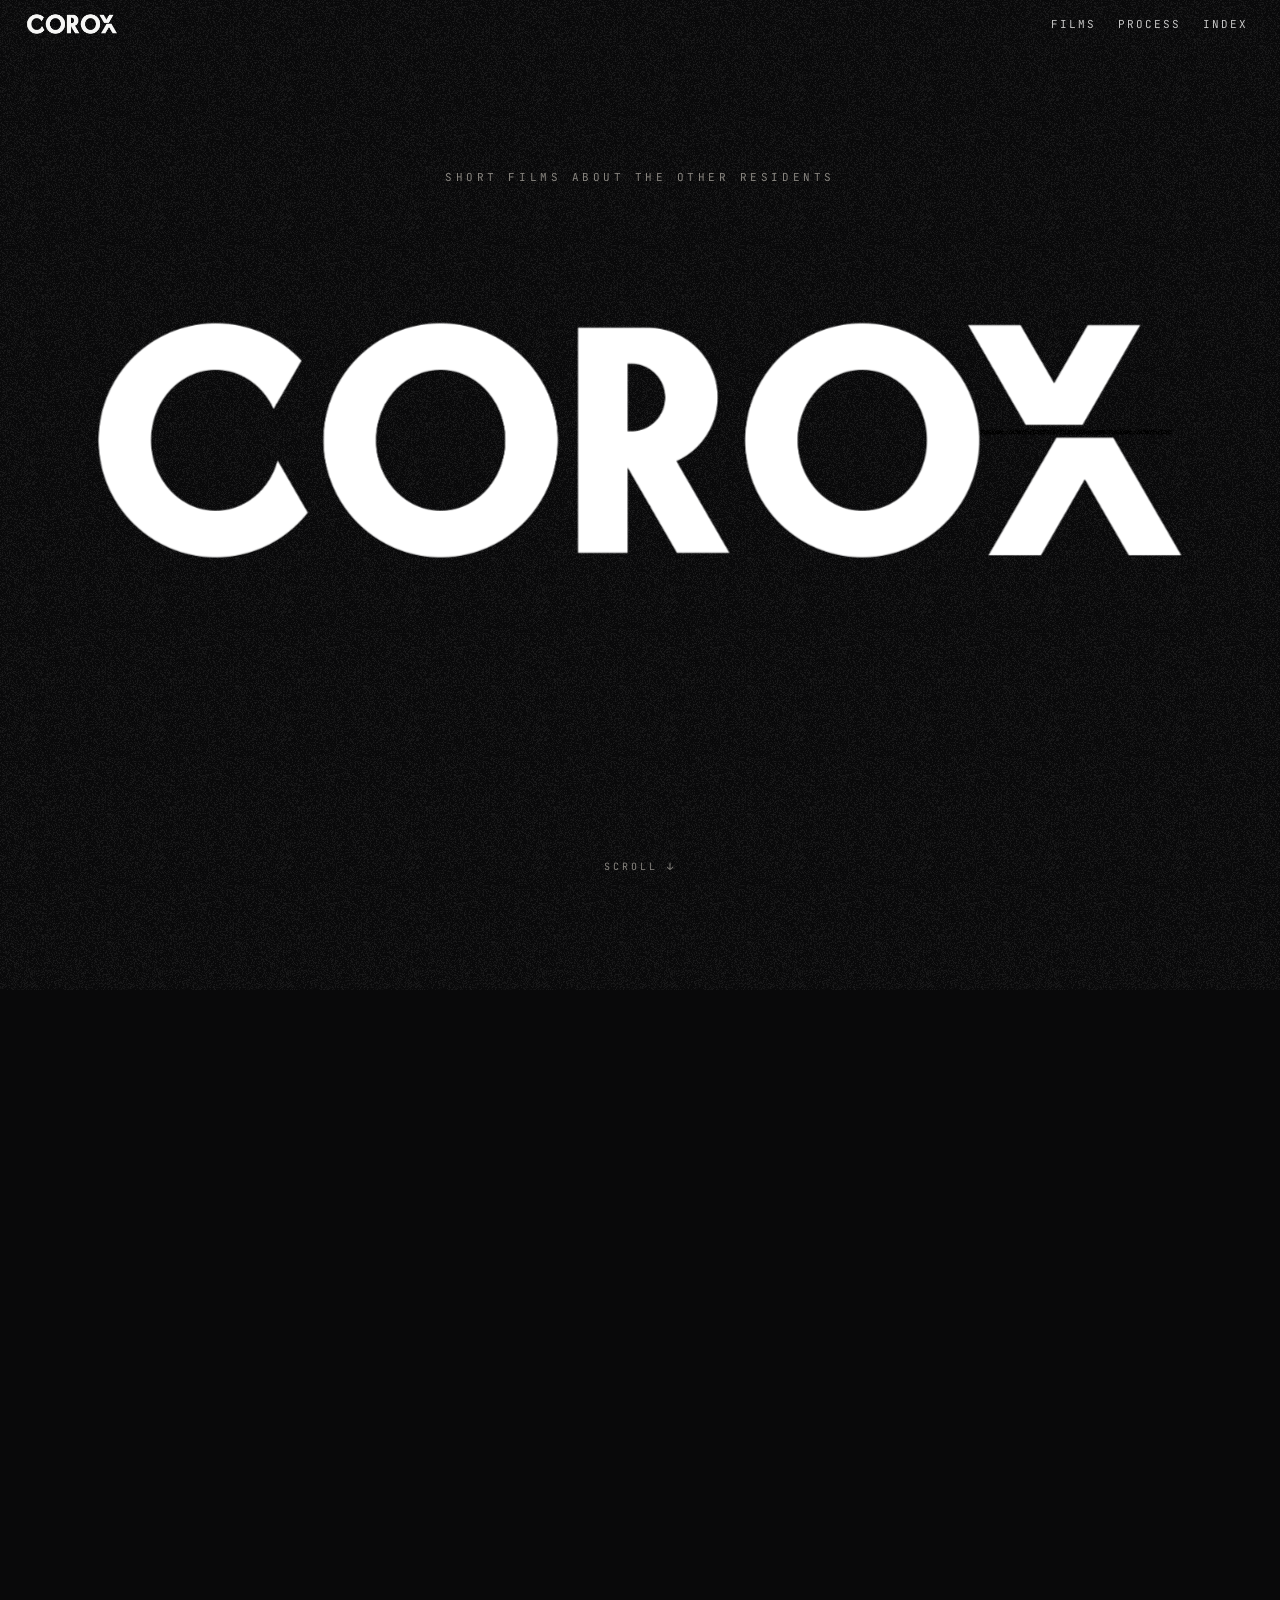
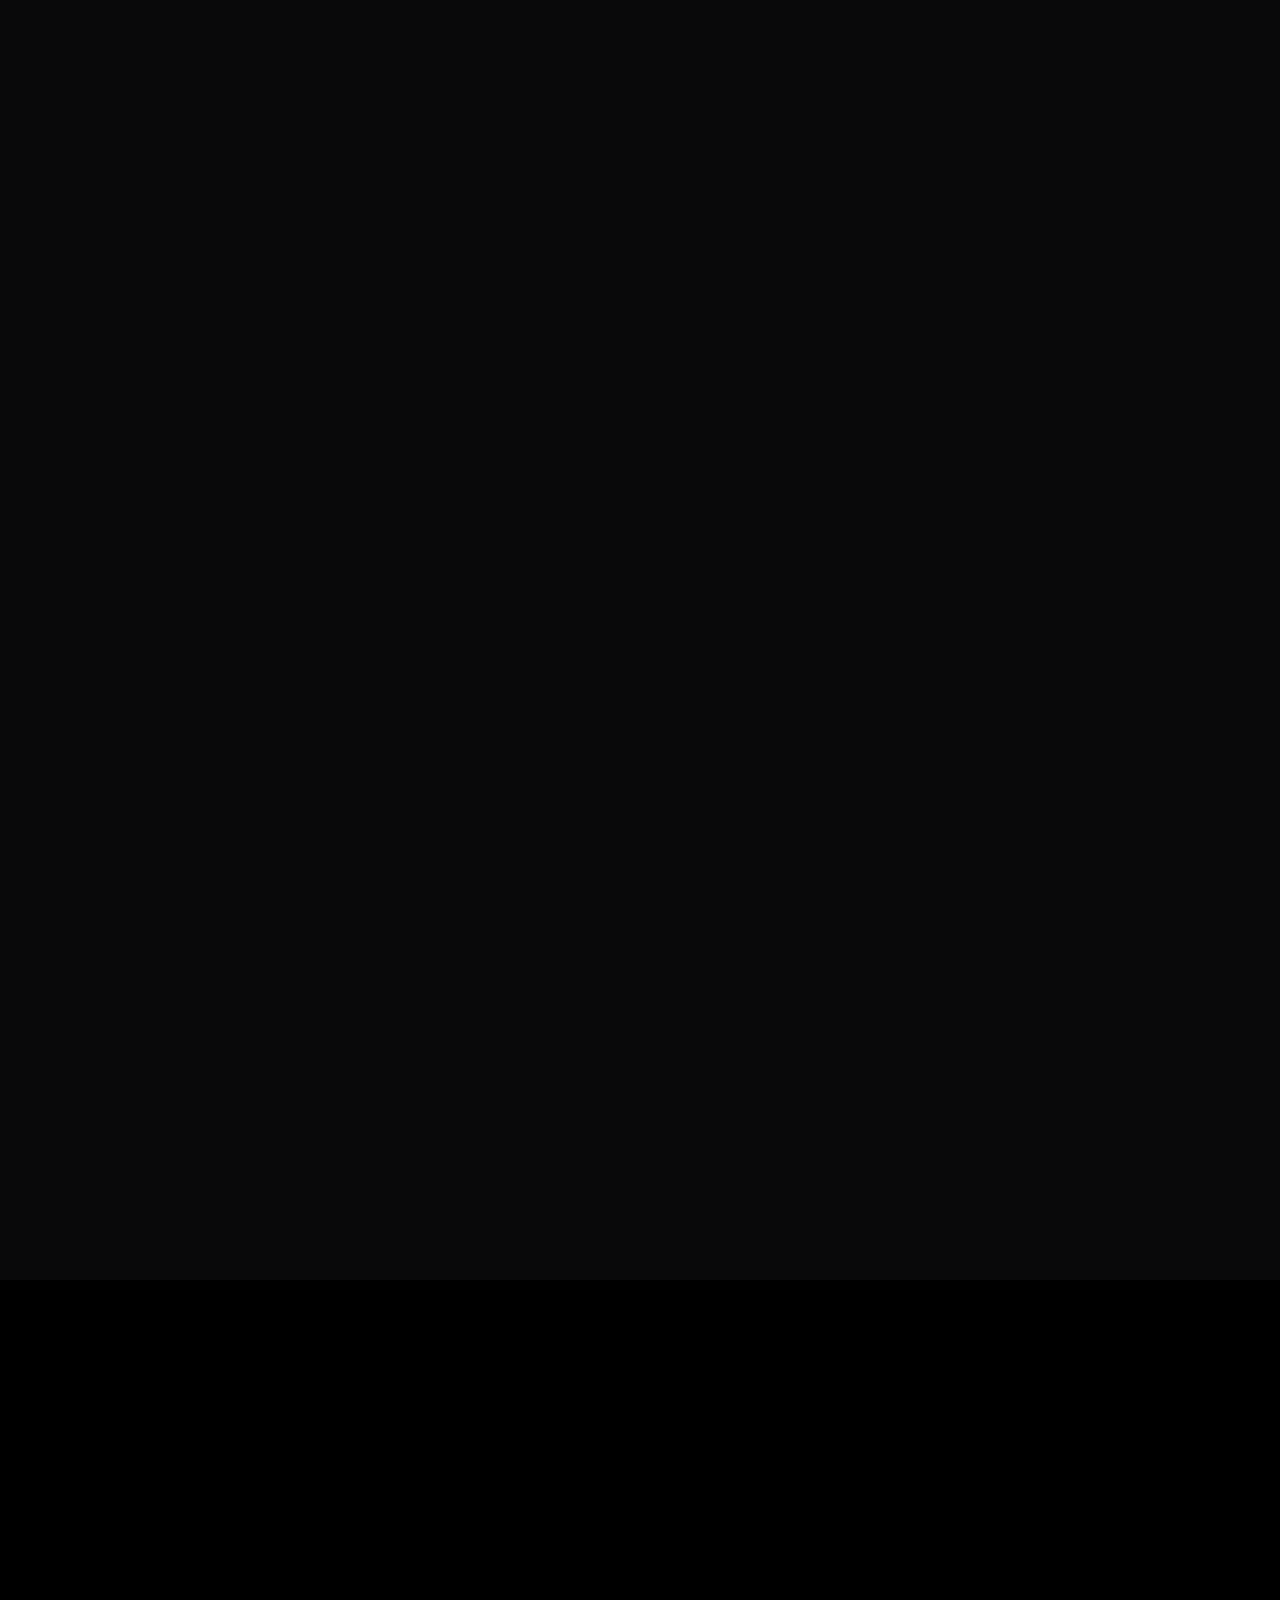
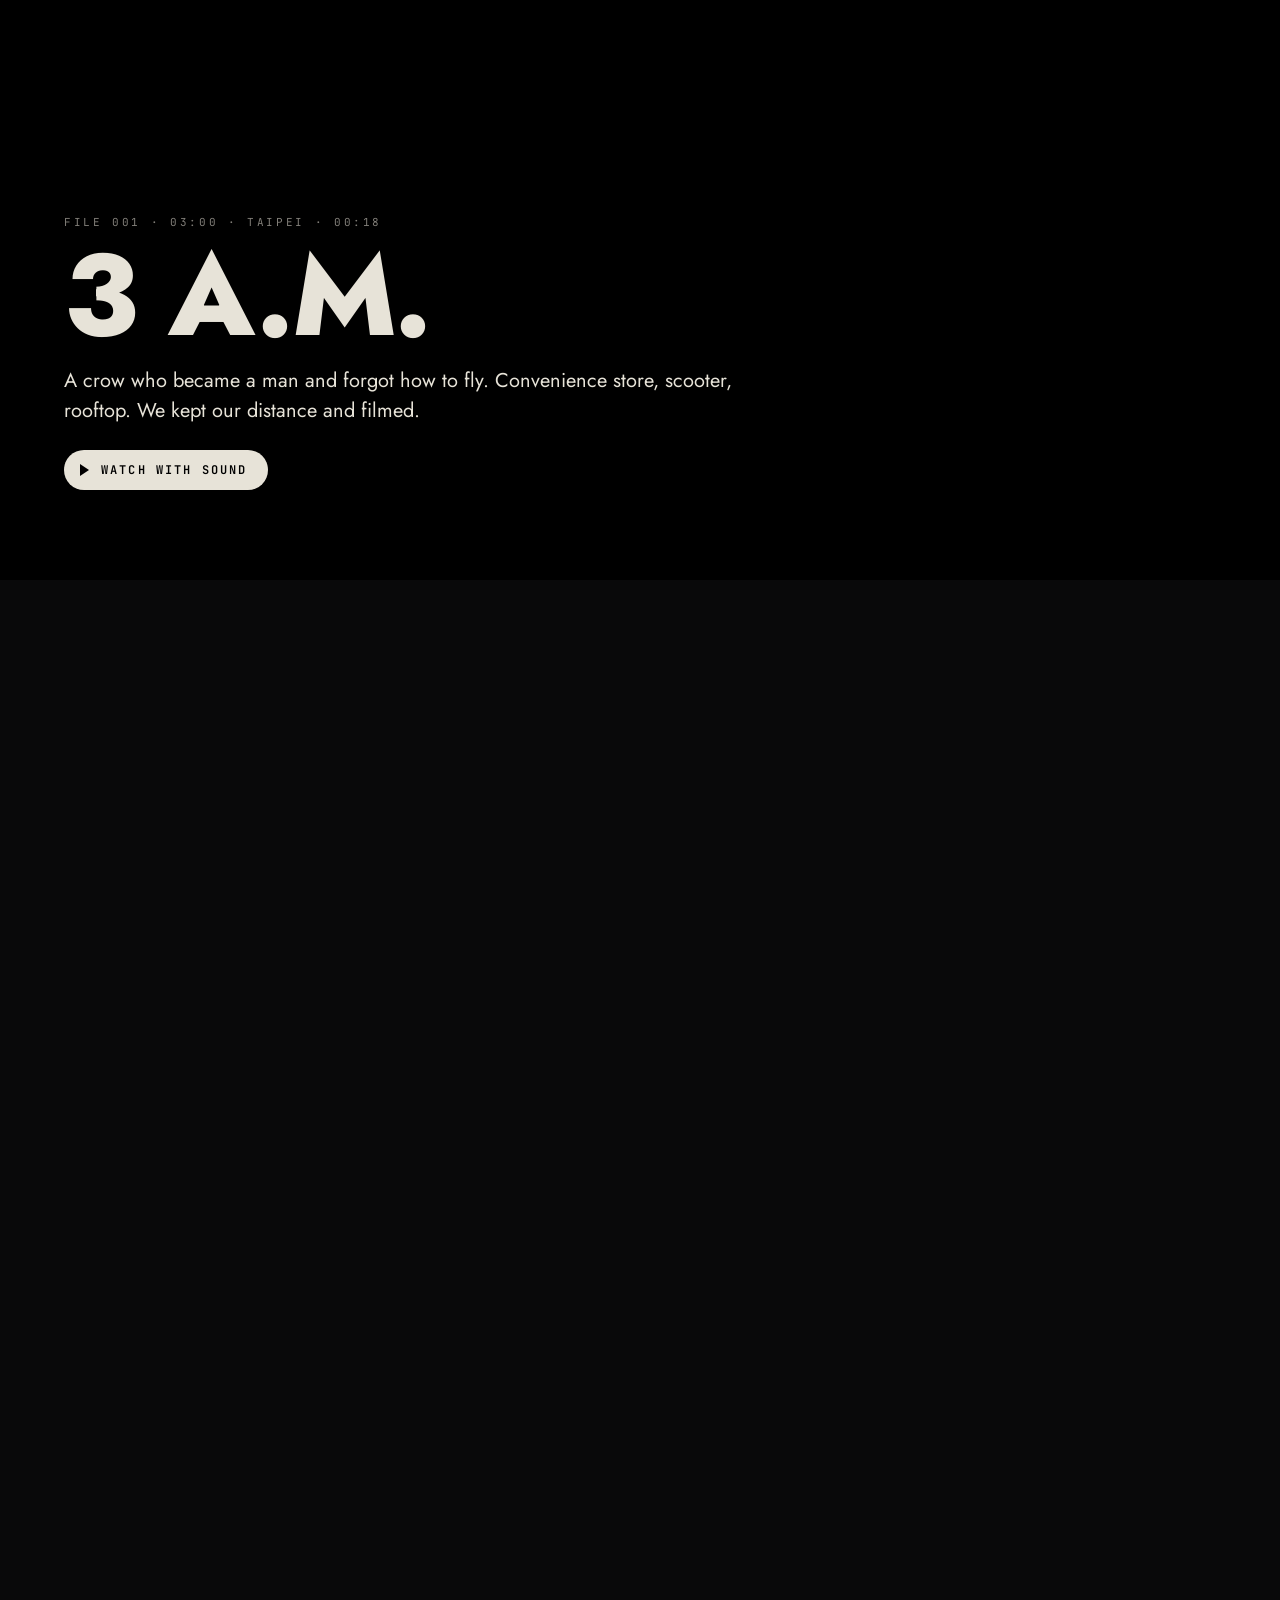
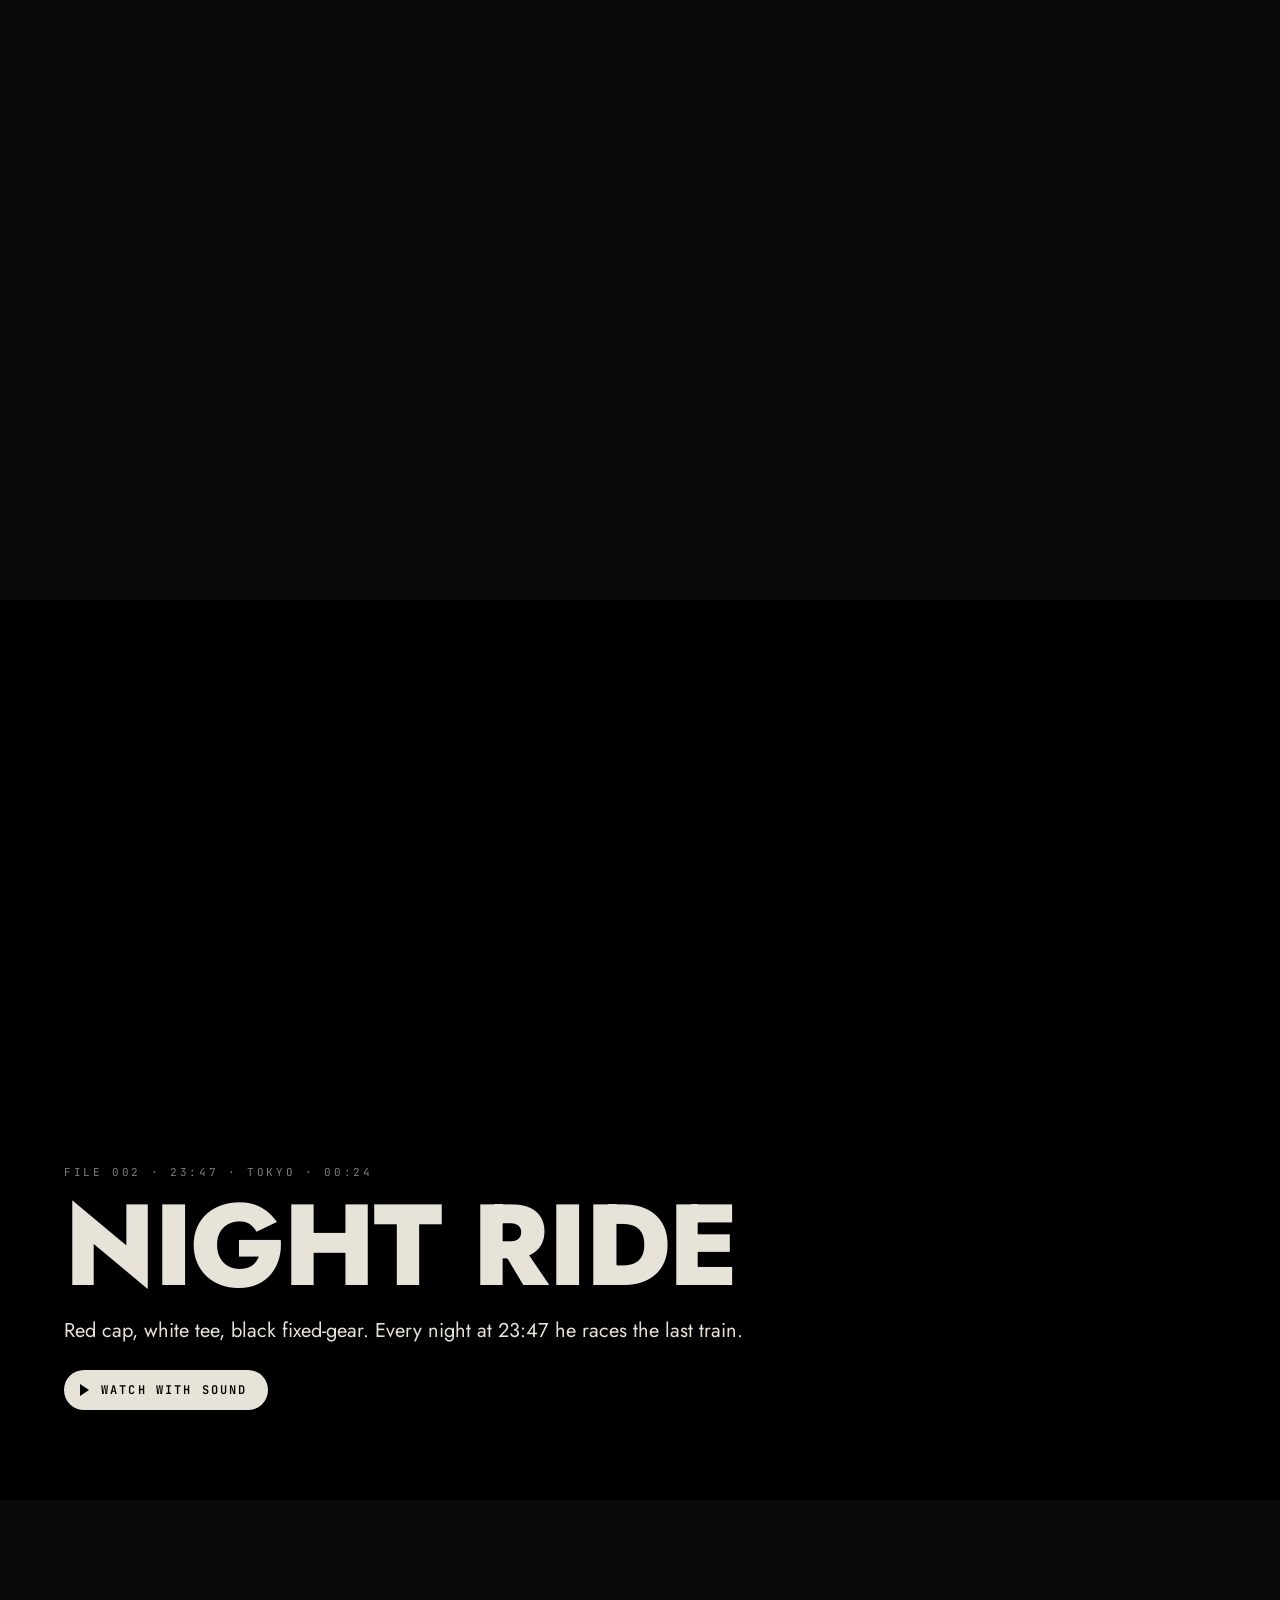
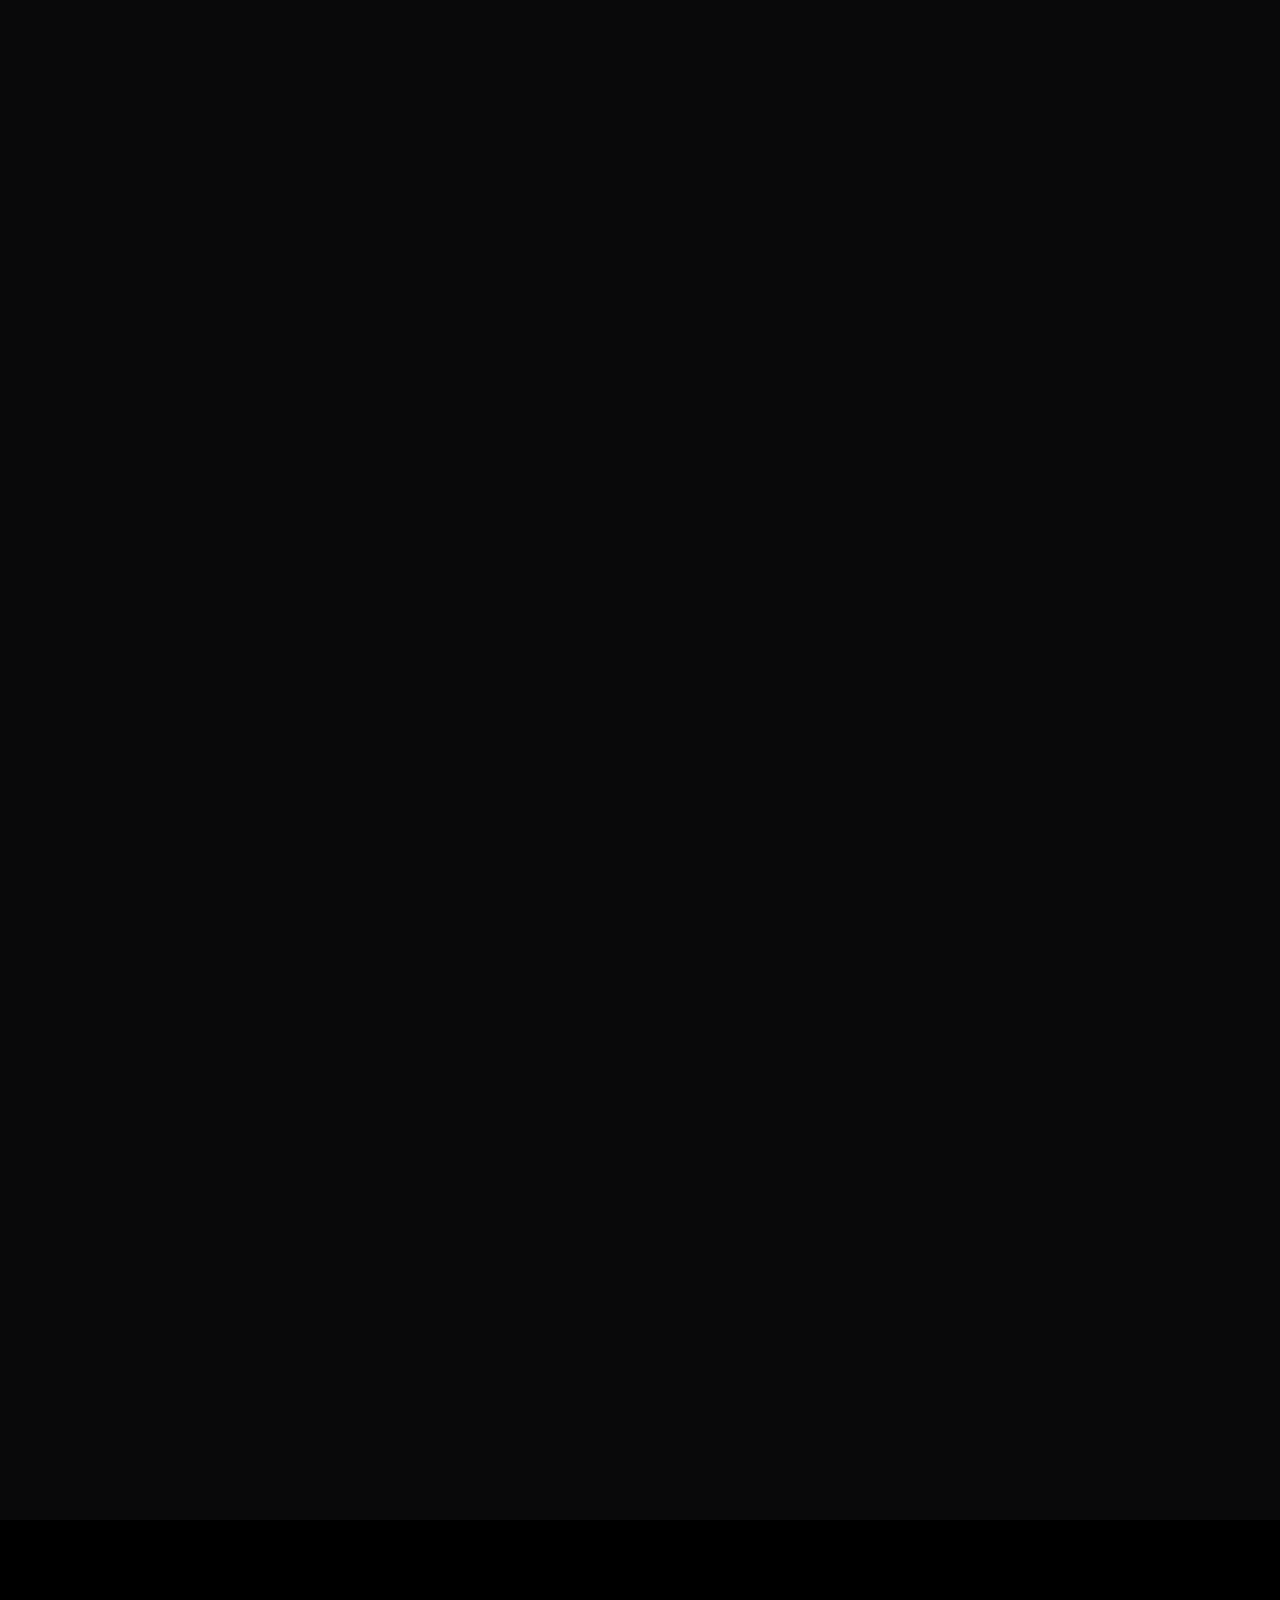
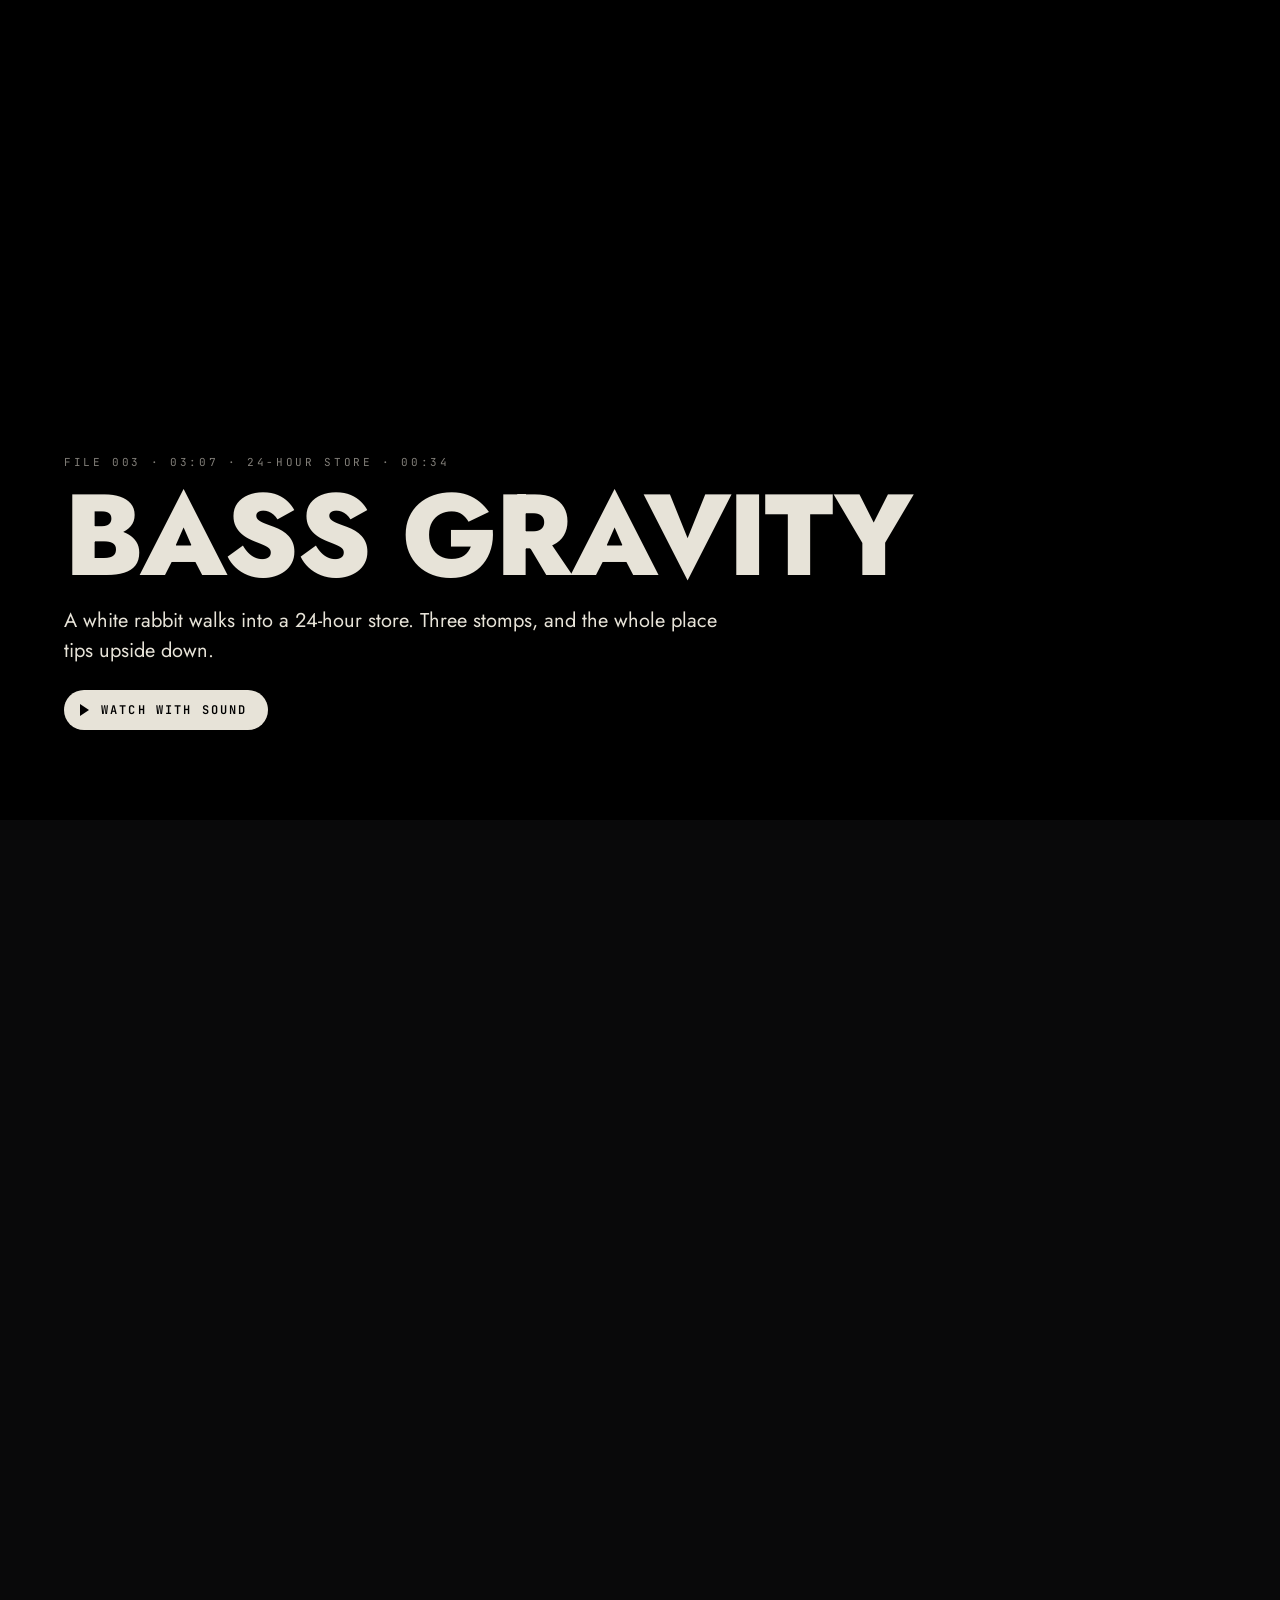
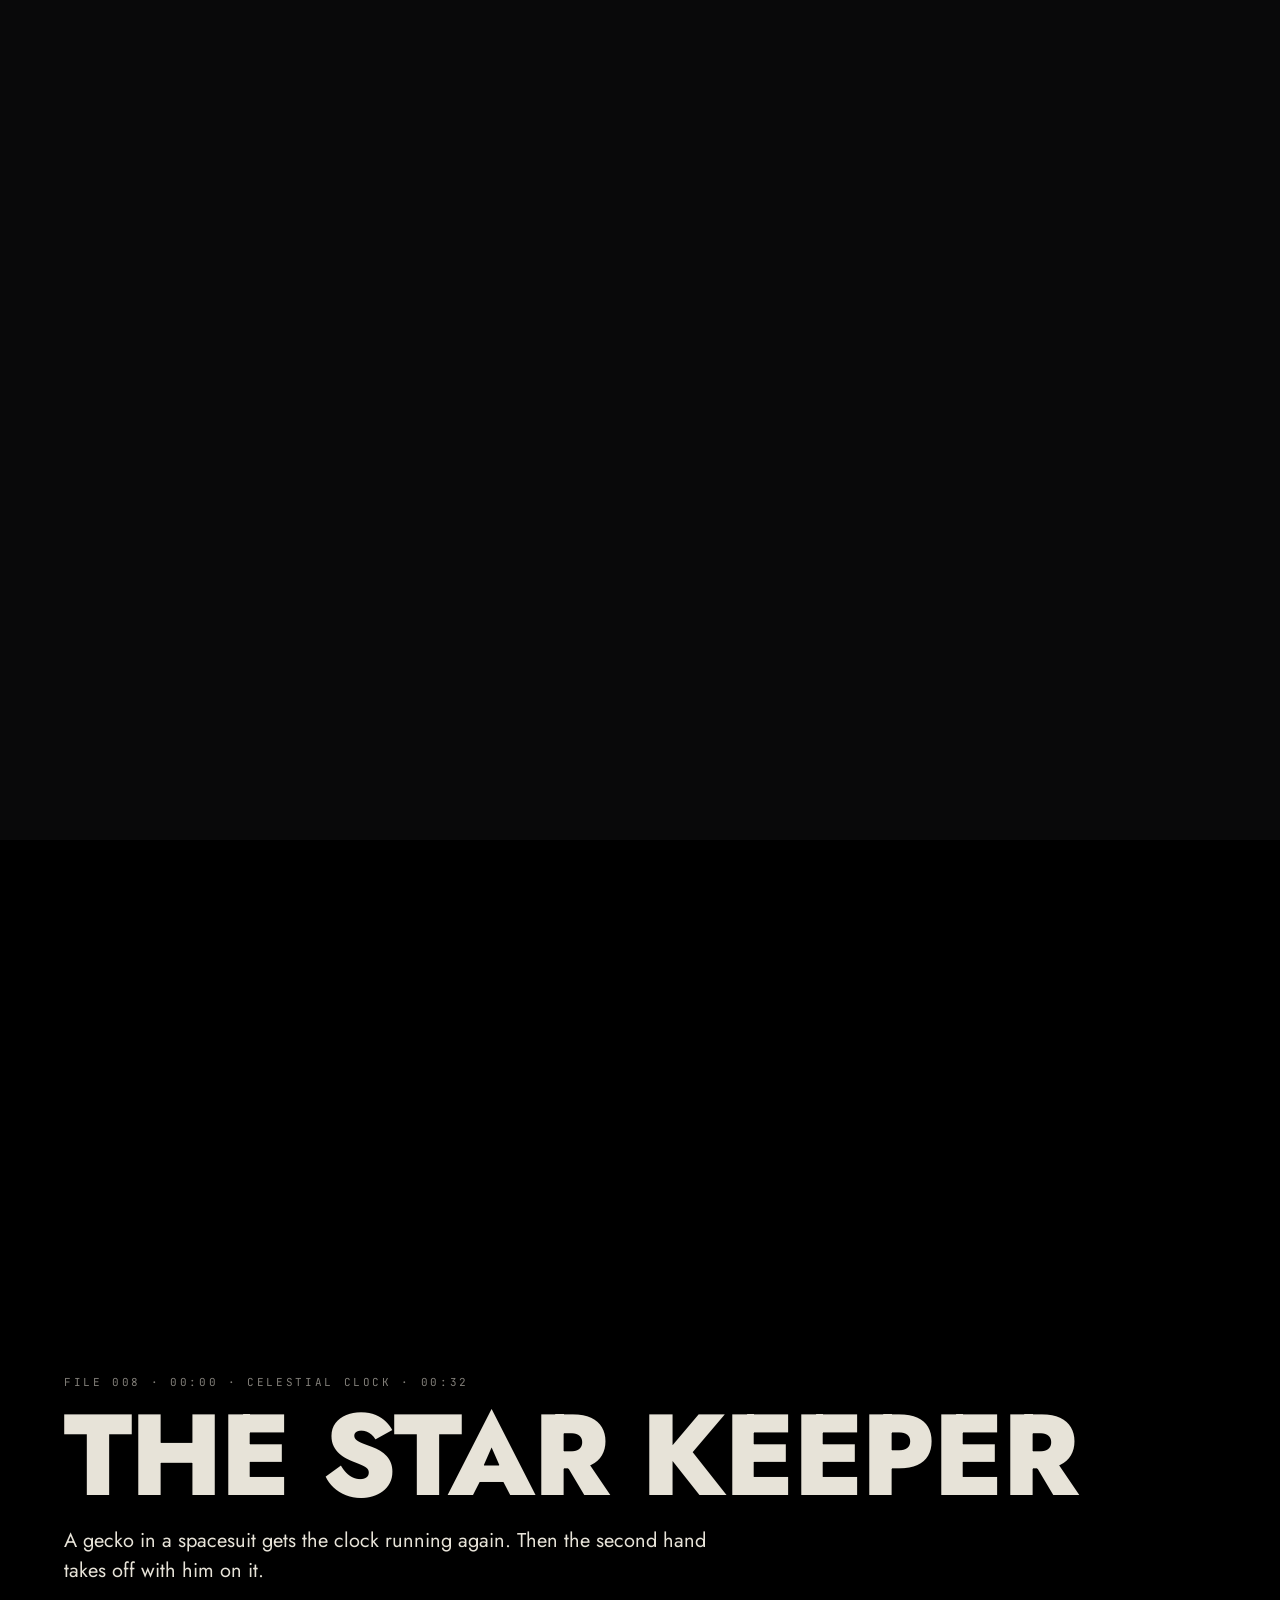
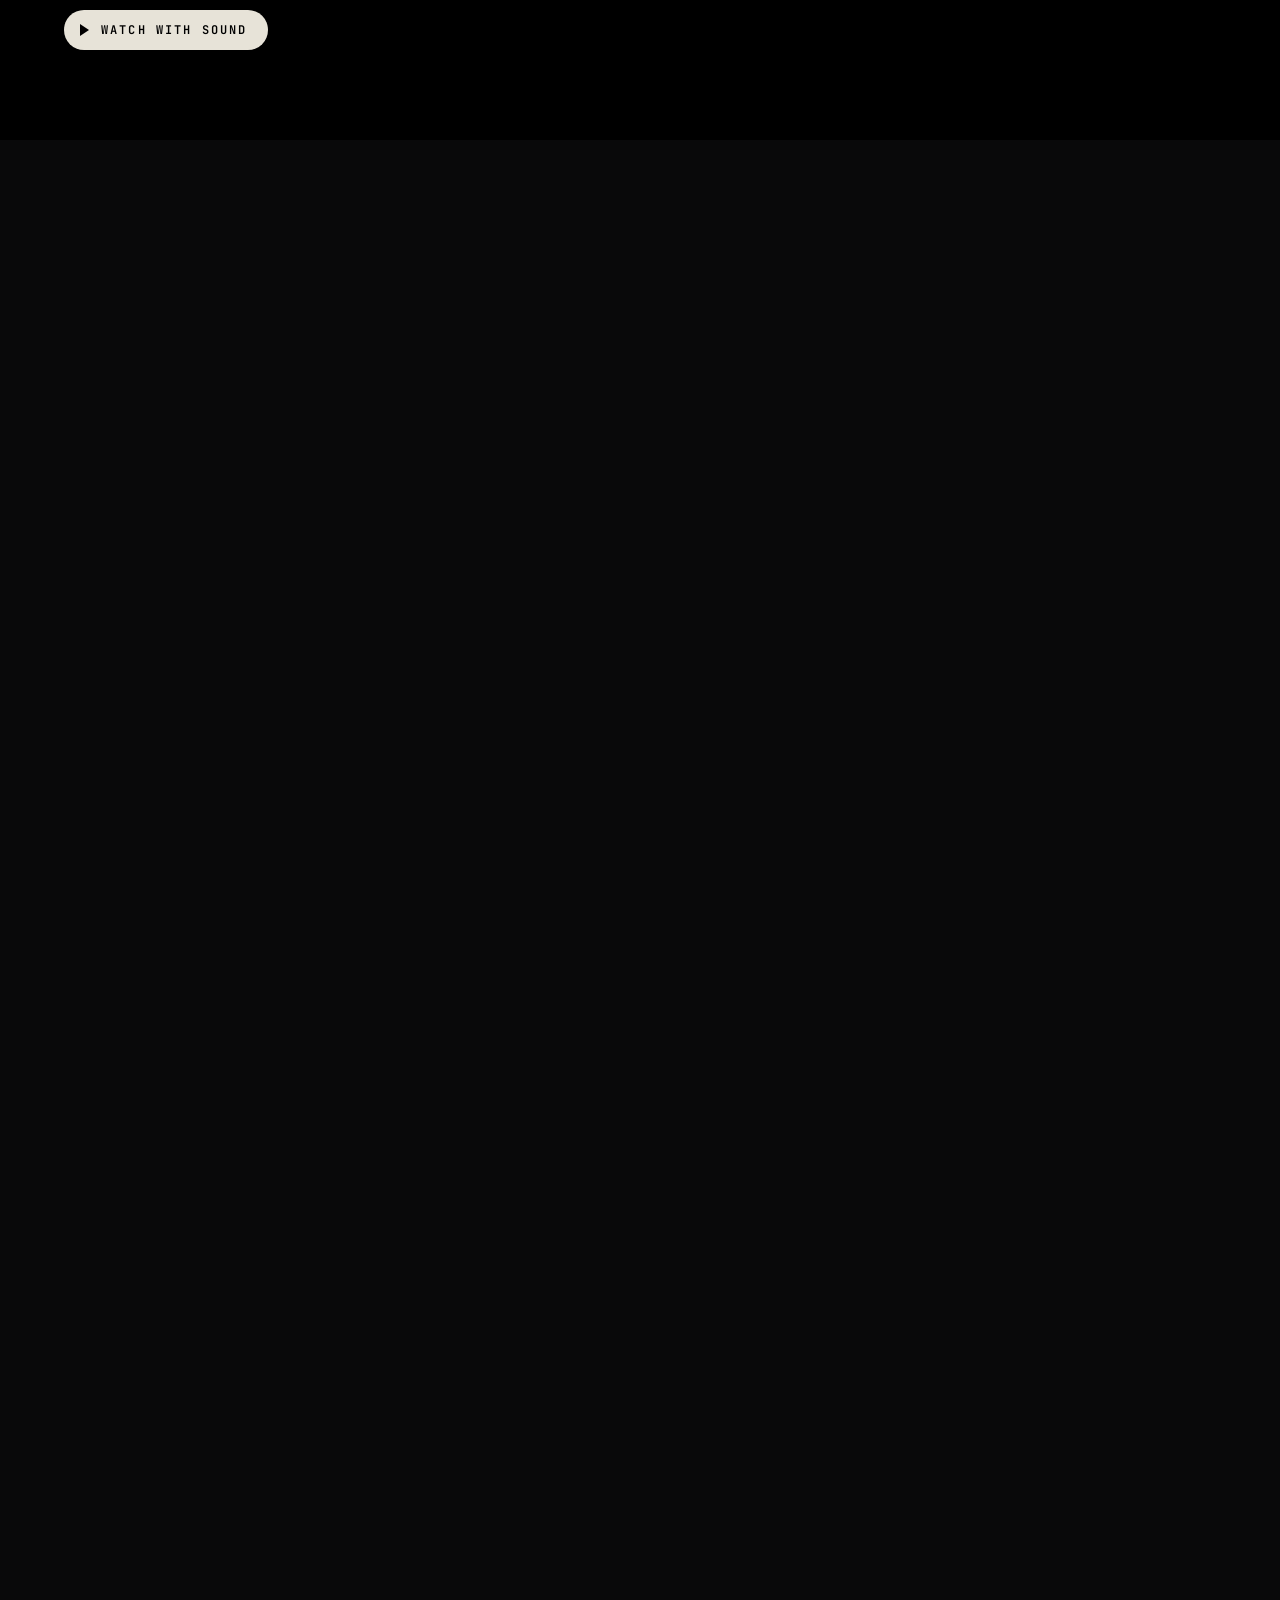
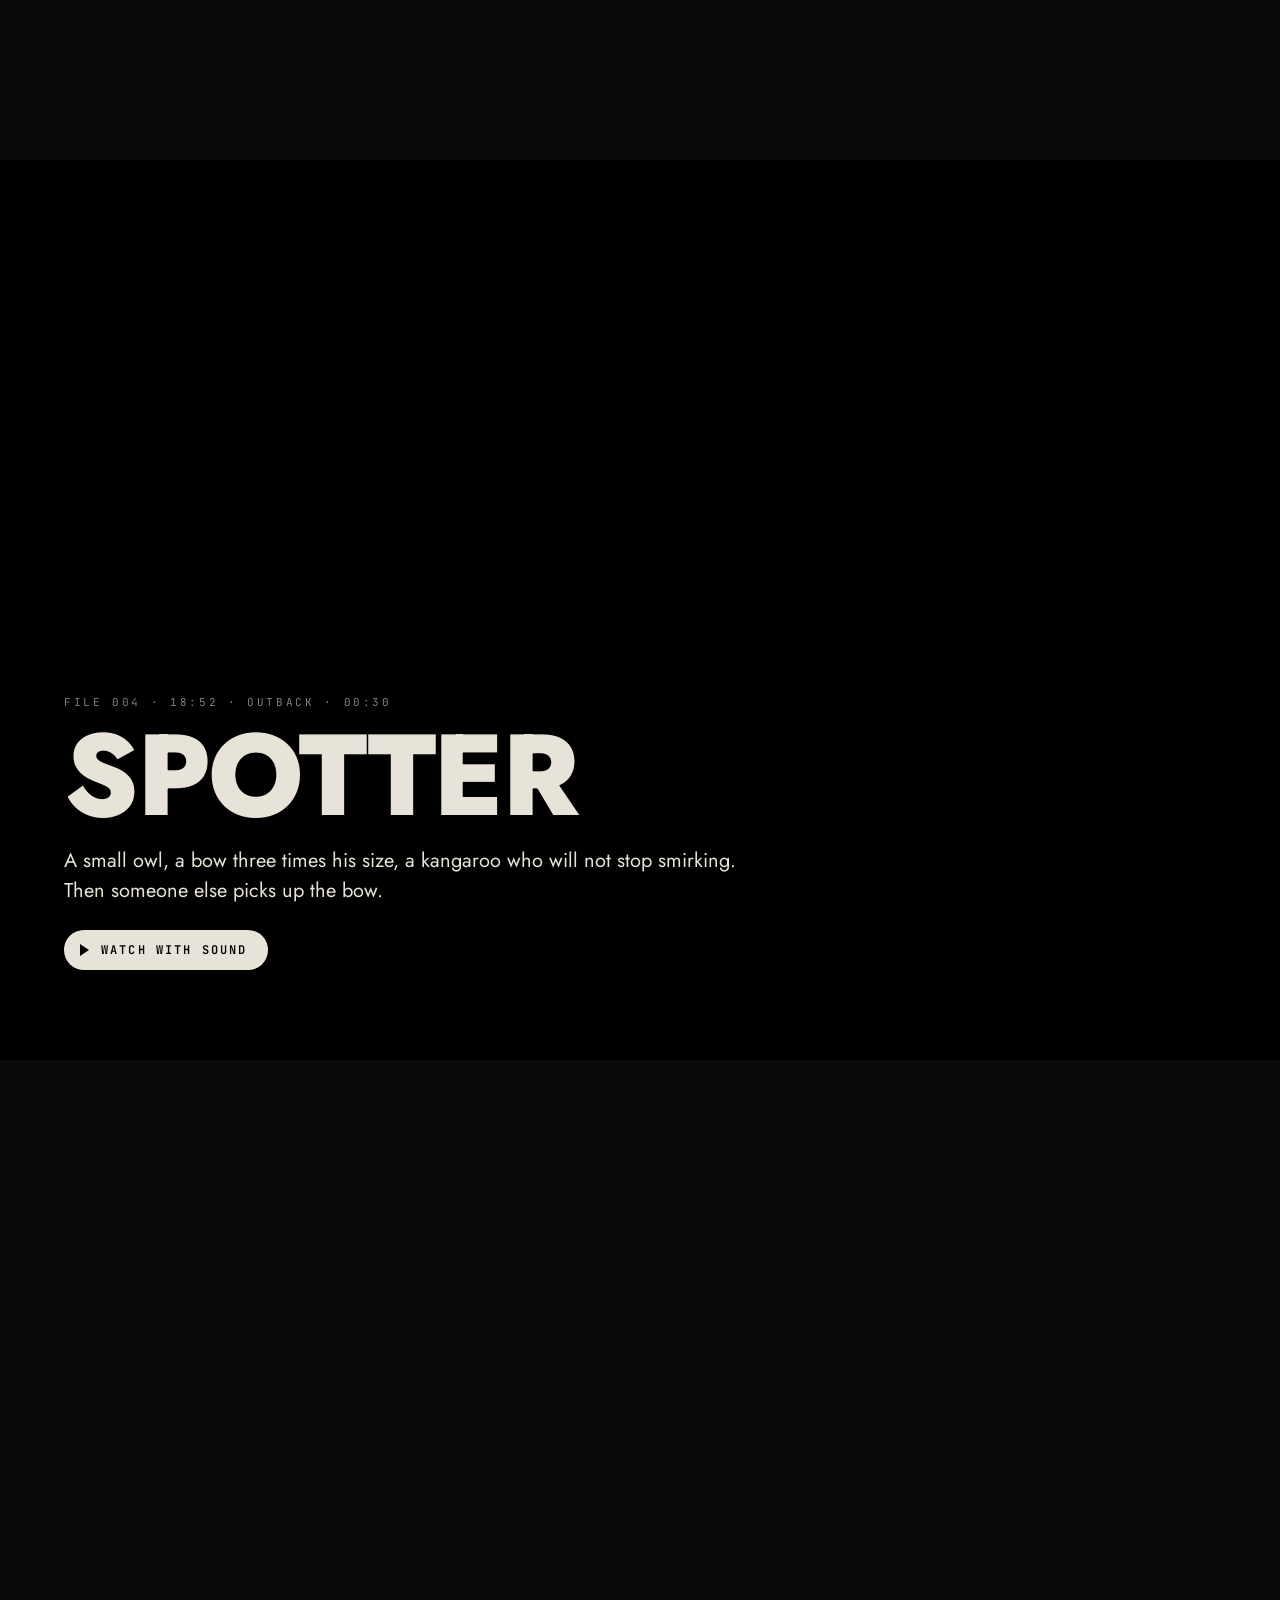
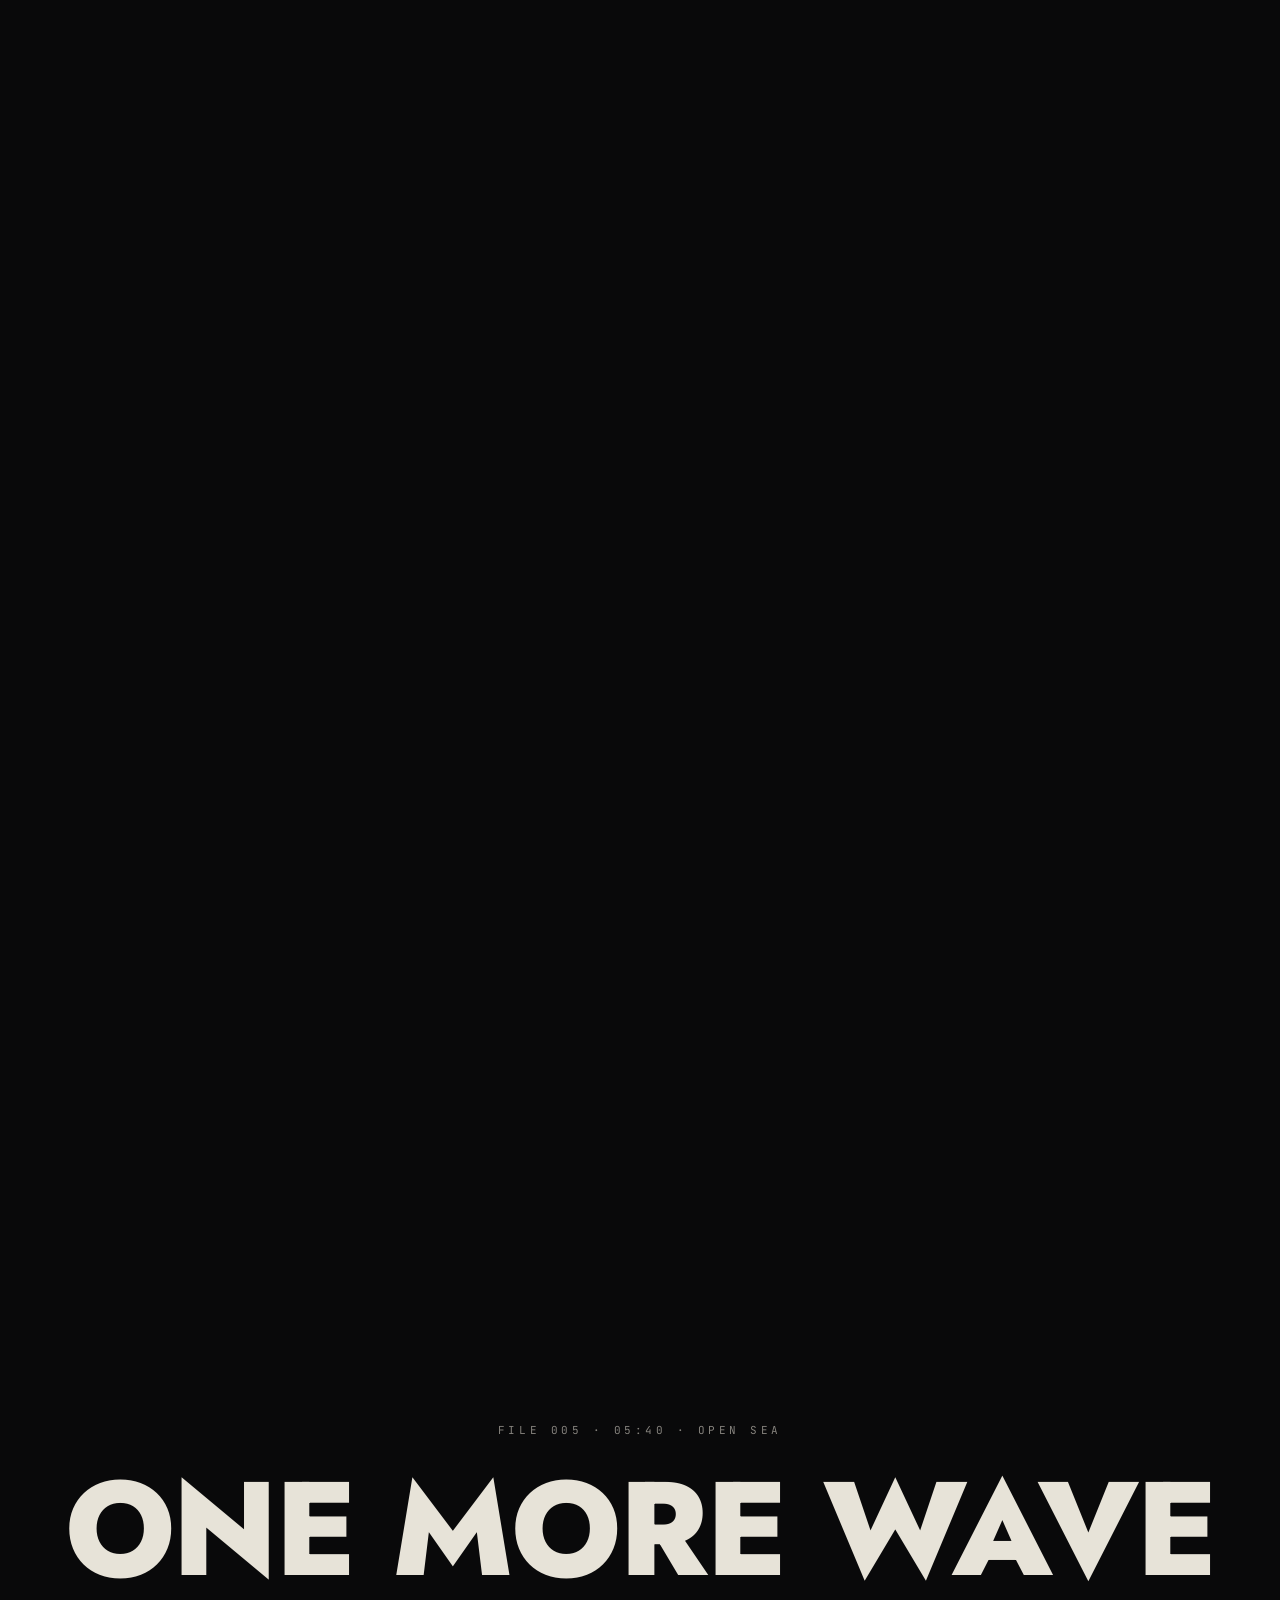
<file: index.html>
<!DOCTYPE html>
<html lang="en">
<head>
  <meta charset="utf-8">
  <meta name="viewport" content="width=device-width, initial-scale=1">
  <title>COROX Films</title>
  <meta name="description" content="COROX — short films about the other residents.">
  <meta name="color-scheme" content="dark">

  <link rel="preconnect" href="https://fonts.googleapis.com">
  <link rel="preconnect" href="https://fonts.gstatic.com" crossorigin>
  <link rel="stylesheet" href="https://fonts.googleapis.com/css2?family=Jost:wght@300;400;500;700;800&family=JetBrains+Mono:wght@400;600&display=swap">
  <link rel="stylesheet" href="css/style.css">

  <script type="module" src="js/main.js"></script>
</head>
<body>
  <div id="grain" aria-hidden="true"></div>

  <!-- Header -->
  <header class="top">
    <img src="media/logo.png" alt="COROX">
    <nav>
      <button data-go="act-001">FILMS</button>
      <a href="process.html">PROCESS</a>
      <a href="film-index.html">INDEX</a>
    </nav>
  </header>

  <main id="main">
    <!-- Act 1: the X of the logo splits open on real footage -->
    <section class="scene door" id="door">
      <div class="stick">
        <div class="reveal">
          <video src="media/films/003-bass-gravity.mp4" muted loop playsinline autoplay preload="auto"></video>
        </div>
        <p class="kicker">Short films about the other residents</p>
        <div class="logo-wrap" role="img" aria-label="COROX">
          <img class="lg lg-coro" src="media/logo.png" alt="">
          <img class="lg lg-xt" src="media/logo.png" alt="">
          <img class="lg lg-xb" src="media/logo.png" alt="">
        </div>
        <div class="hint">SCROLL <span>↓</span></div>
        <div class="cap">
          <h1>The city is<br>never empty.</h1>
          <p>A crow, a cat, a rabbit, an owl, a kid with a board. They ride scooters, race the last train, wreck the 24-hour store, split arrows, wait for one more wave. Nobody notices. We do.</p>
        </div>
      </div>
    </section>

    <!-- Film acts are added here by js/main.js from js/films.js -->
  </main>

  <!-- Footer: click the logo to release the crows -->
  <footer>
    <button class="flogo" id="flogo" aria-label="COROX"><img src="media/logo.png" alt="COROX"></button>
    <p class="design-credit">Website design by <strong>Wesley</strong></p>
    <p class="copy">© 2026 COROX</p>
  </footer>

</body>
</html>
</file>
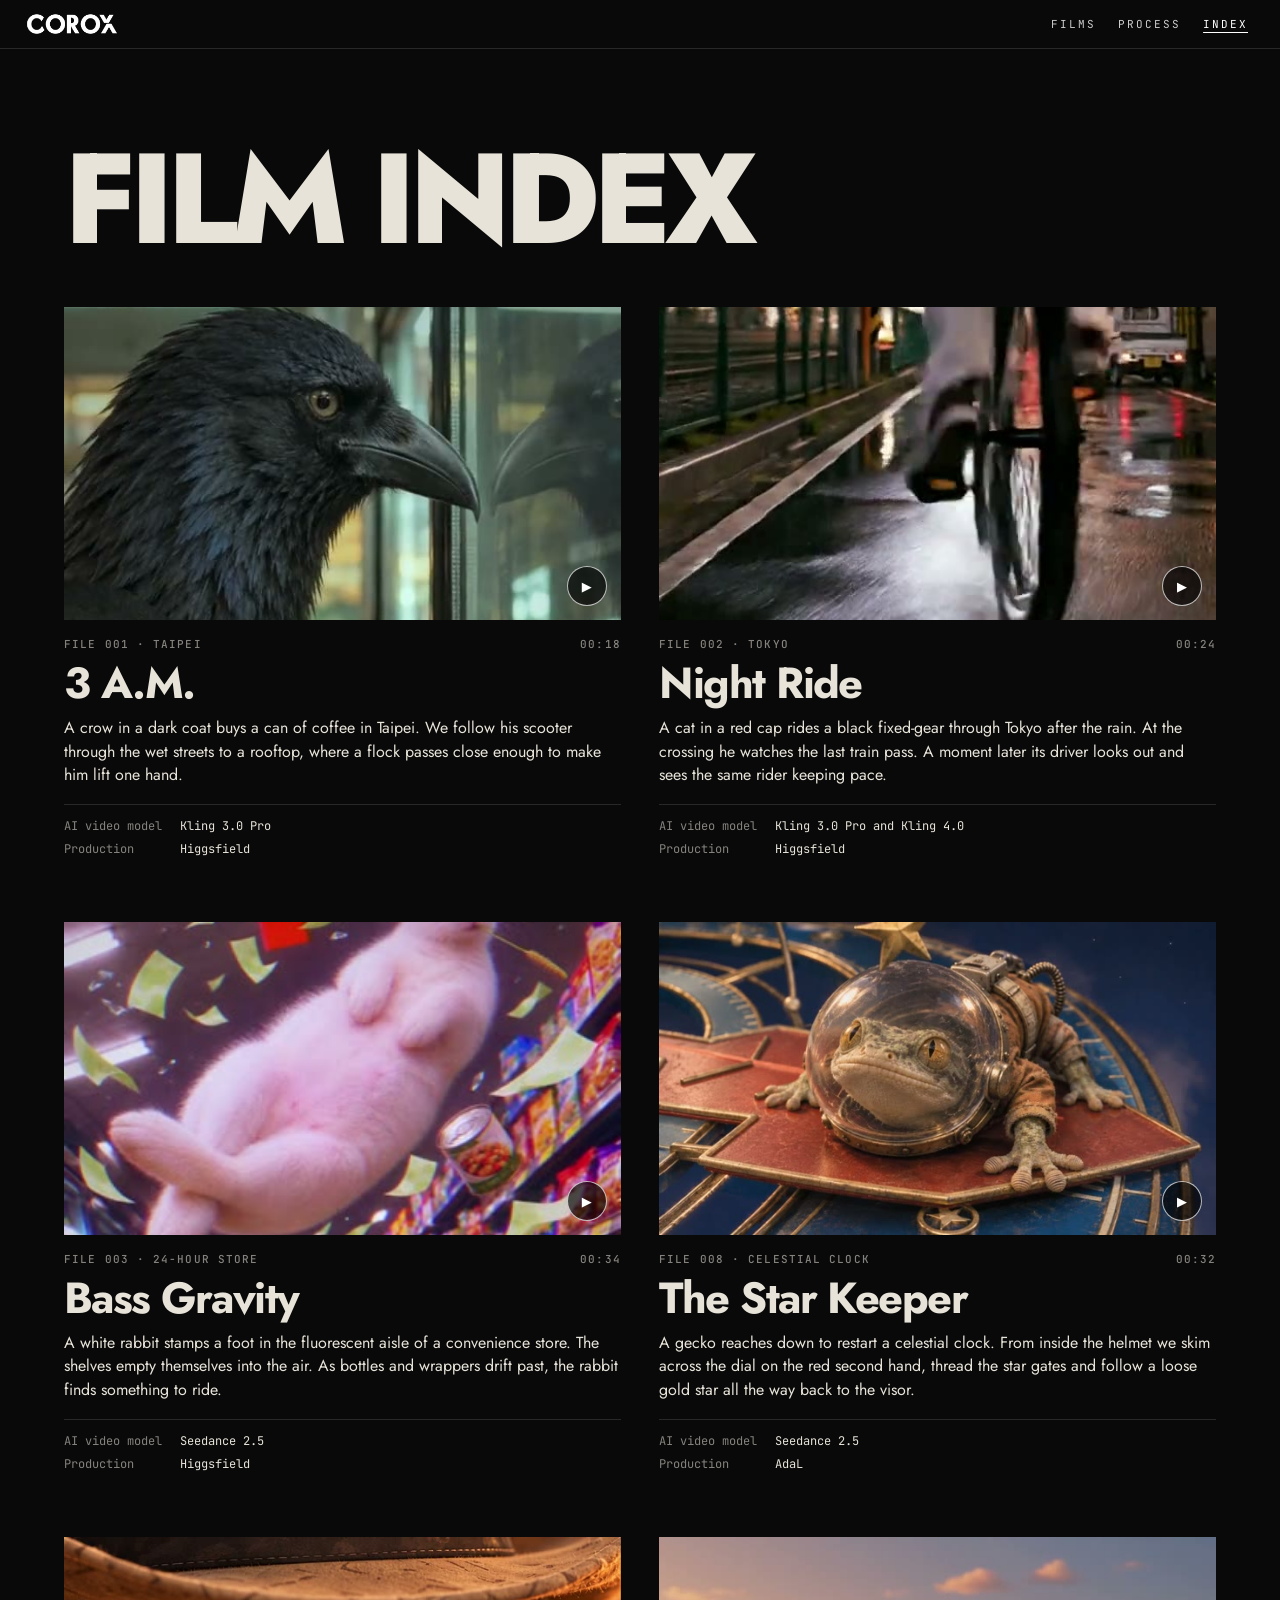
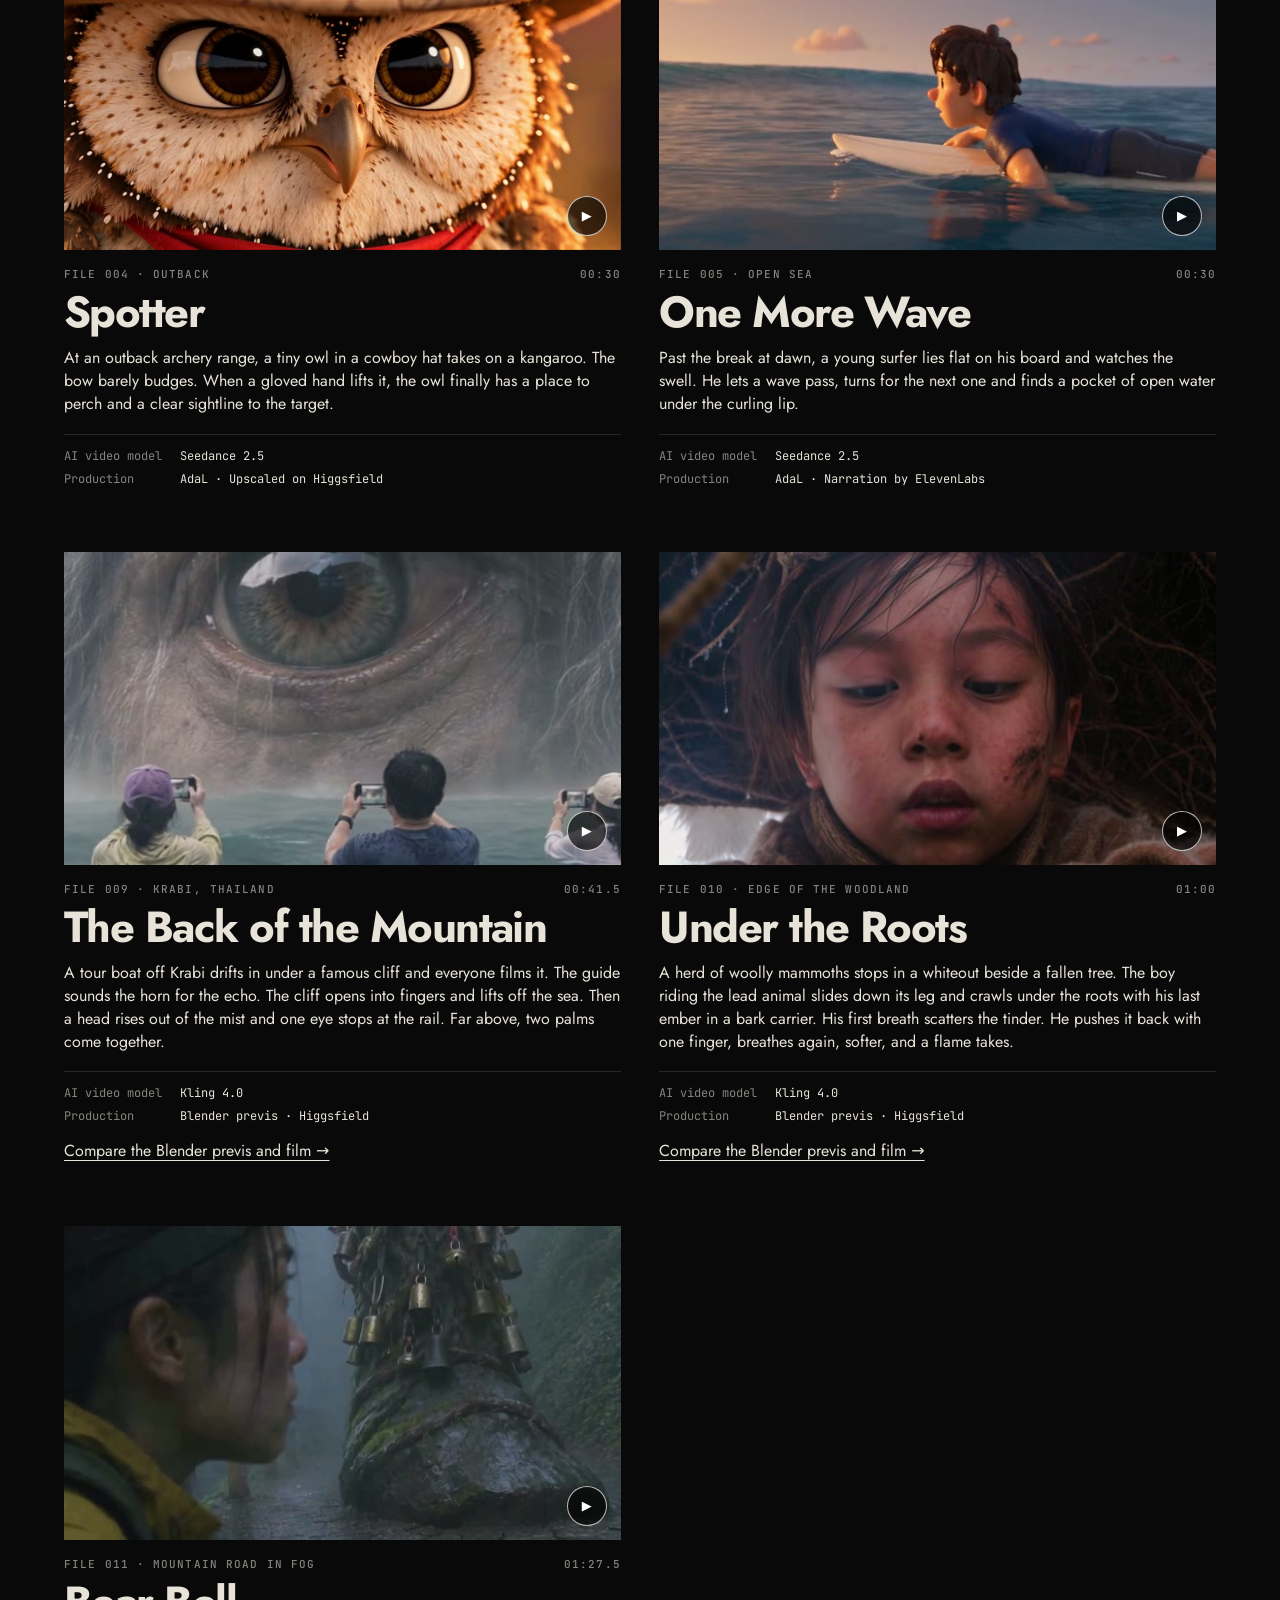
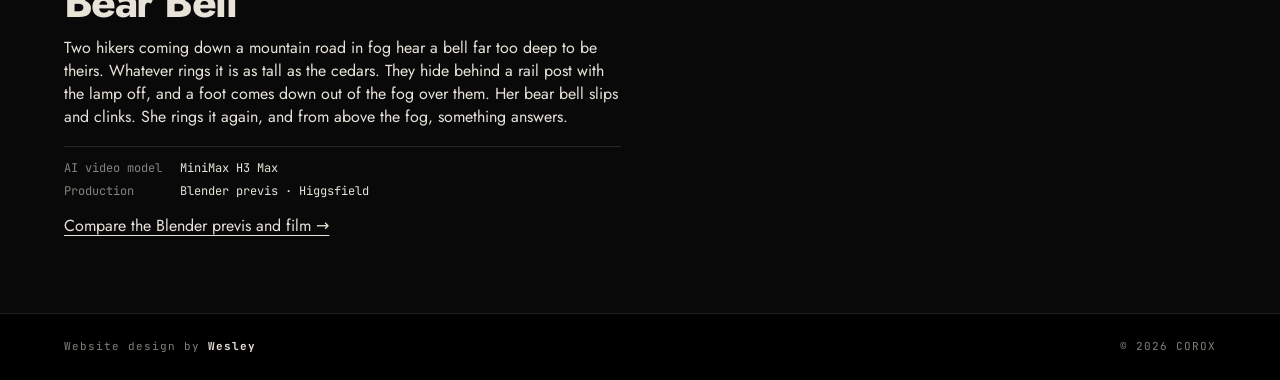
<file: film-index.html>
<!DOCTYPE html>
<html lang="en">
<head>
  <meta charset="utf-8">
  <meta name="viewport" content="width=device-width, initial-scale=1">
  <title>Film Index · COROX Films</title>
  <meta name="description" content="Browse COROX short films, read their stories and explore the AI models used to make them.">
  <meta name="color-scheme" content="dark">

  <link rel="preconnect" href="https://fonts.googleapis.com">
  <link rel="preconnect" href="https://fonts.gstatic.com" crossorigin>
  <link rel="stylesheet" href="https://fonts.googleapis.com/css2?family=Jost:wght@300;400;500;700;800&family=JetBrains+Mono:wght@400;600&display=swap">
  <link rel="stylesheet" href="css/style.css">

  <script type="module" src="js/catalog.js"></script>
</head>
<body class="catalog-page">

  <!-- Header -->
  <header class="top">
    <img src="media/logo.png" alt="COROX">
    <nav>
      <a href="./#act-001">FILMS</a>
      <a href="process.html">PROCESS</a>
      <a href="film-index.html" aria-current="page">INDEX</a>
    </nav>
  </header>

  <main class="catalog" id="index">
    <h1>Film index</h1>
    <div class="film-grid" id="films"></div>
  </main>
  <footer class="catalog-footer">
    <p>Website design by <strong>Wesley</strong></p>
    <p>© 2026 COROX</p>
  </footer>
</body>
</html>
</file>
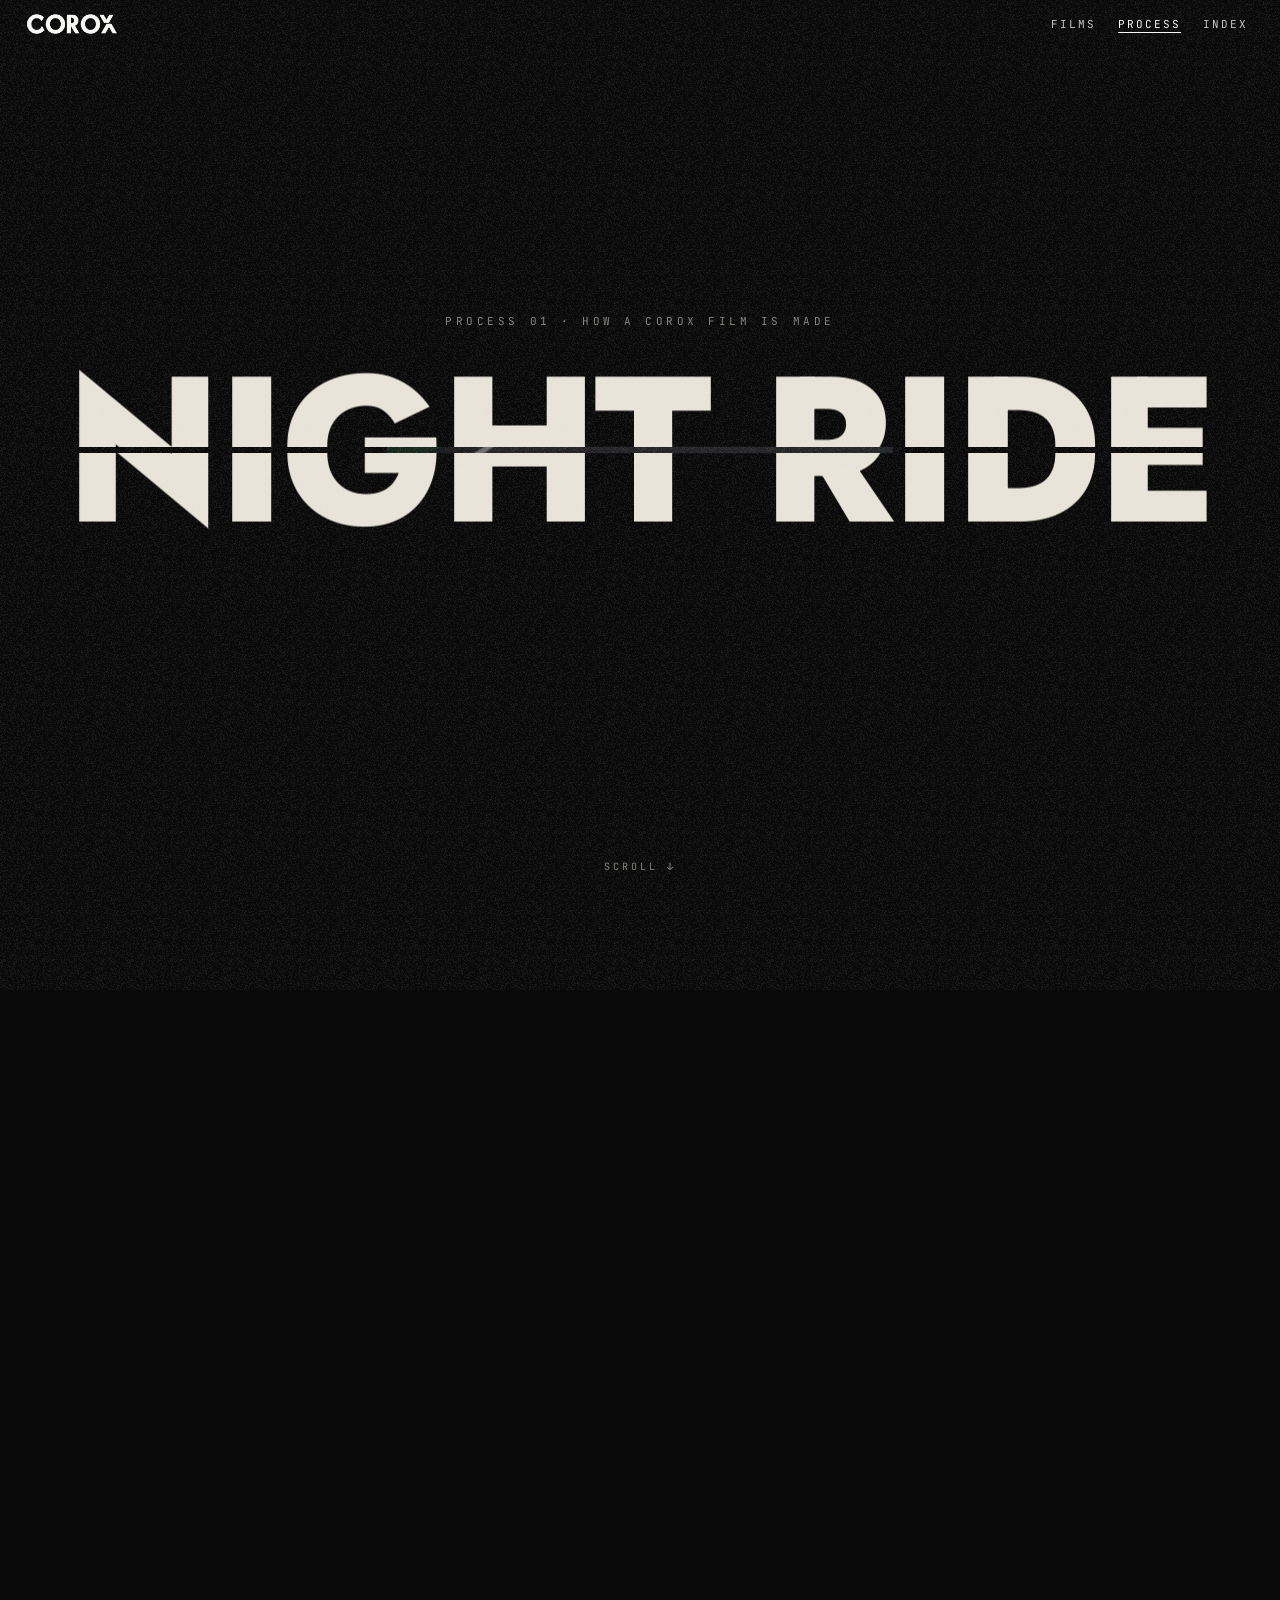
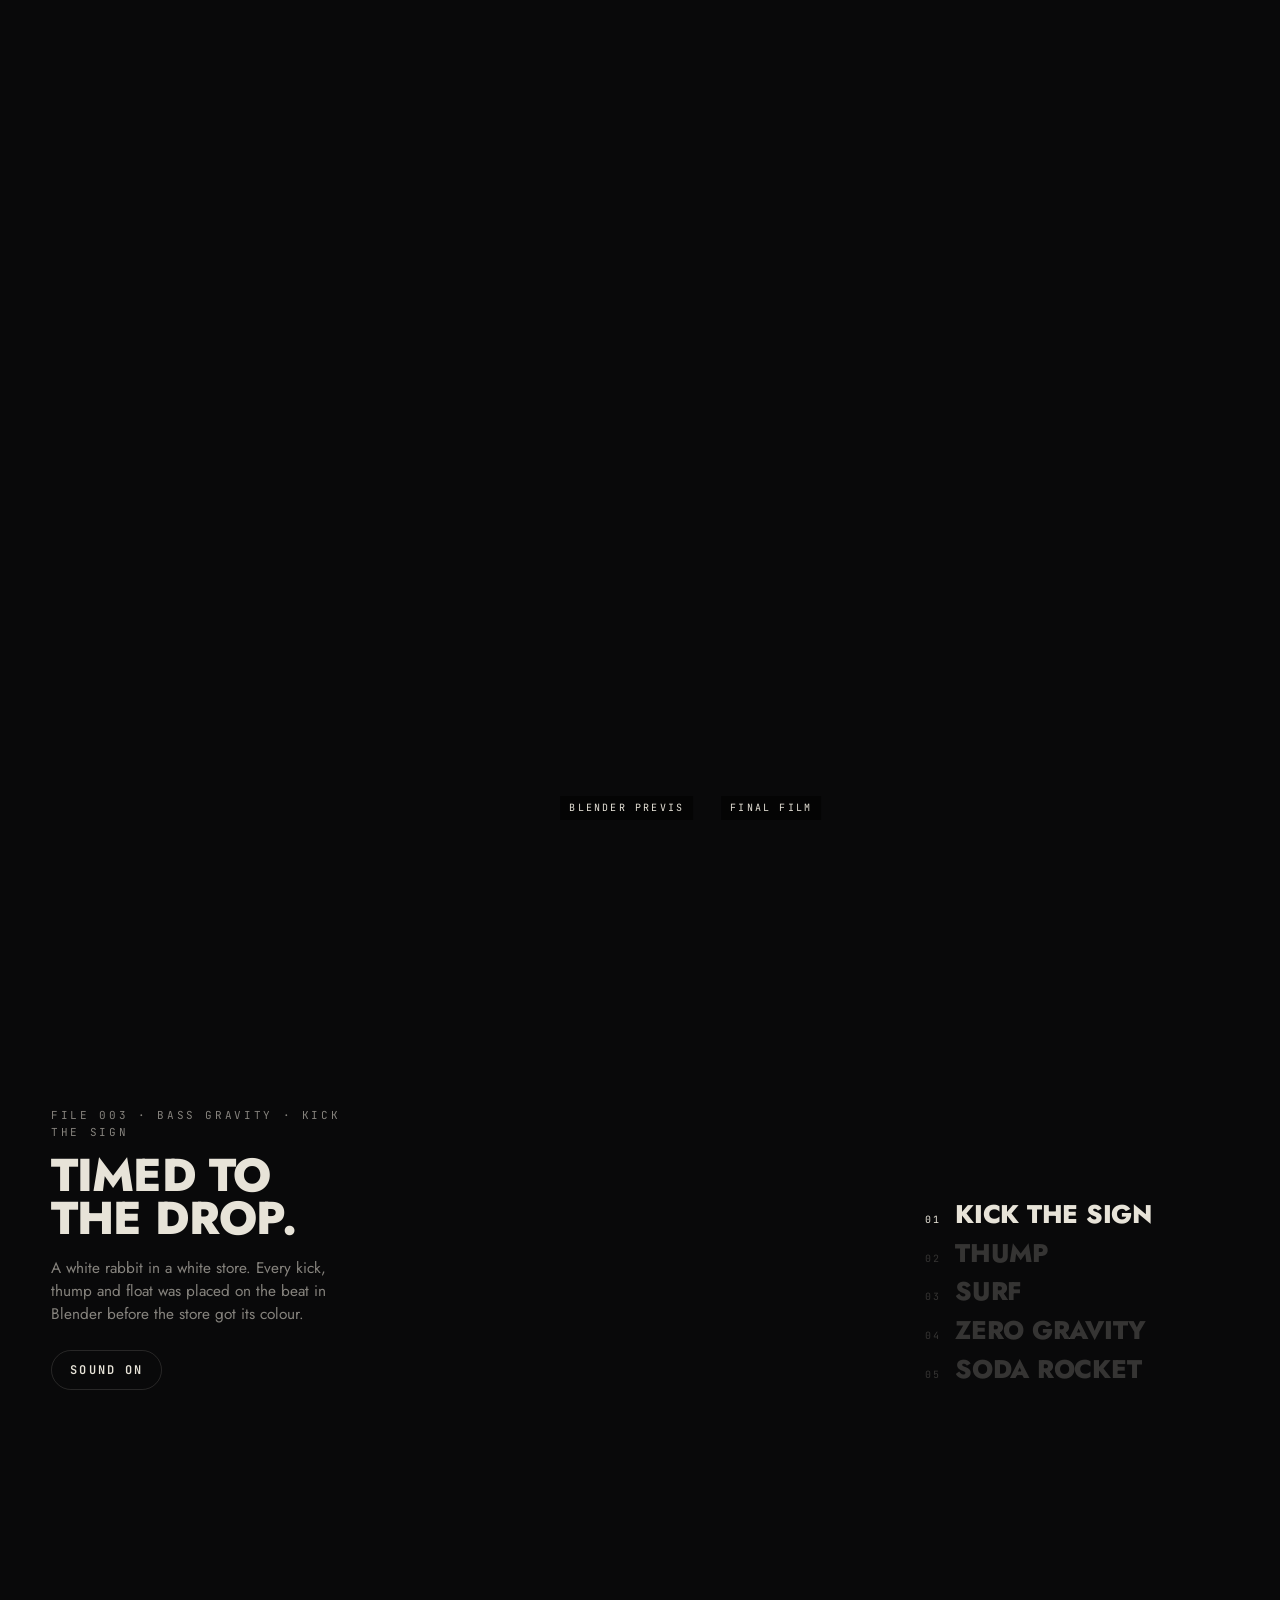
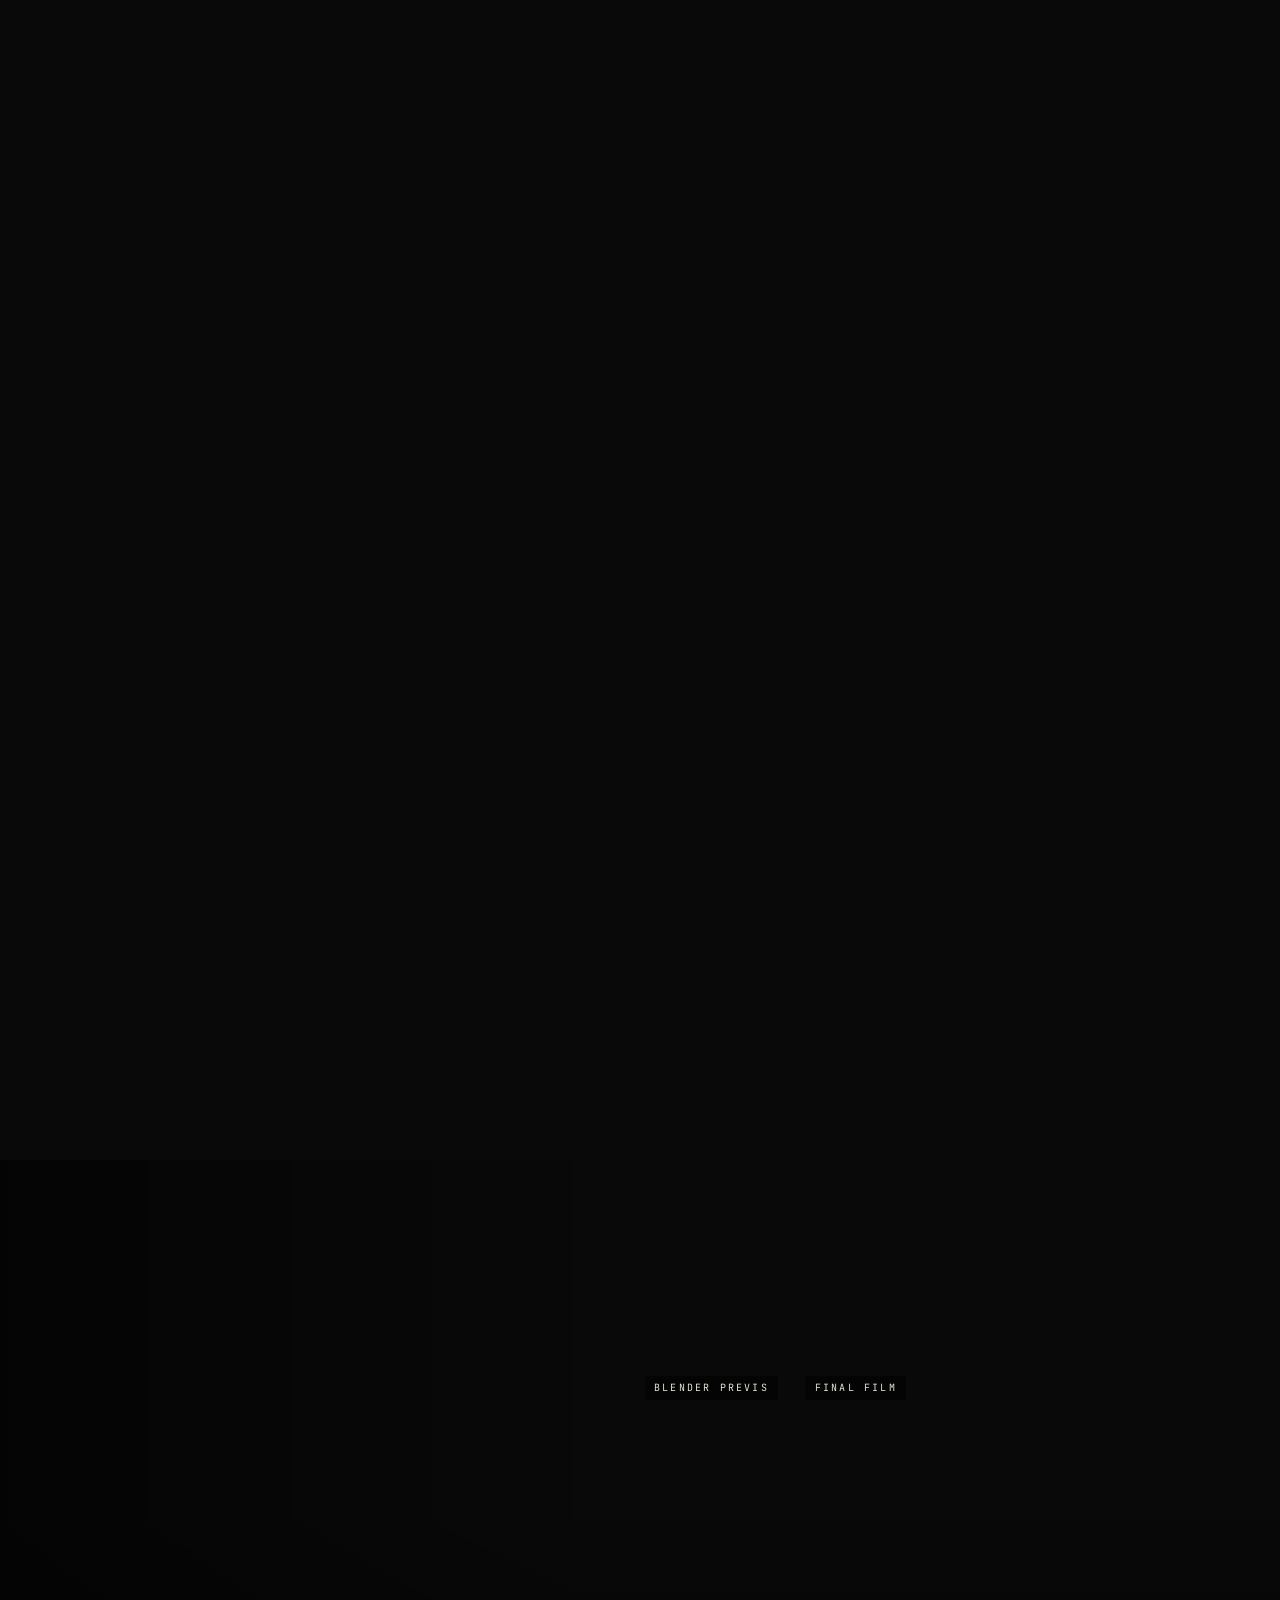
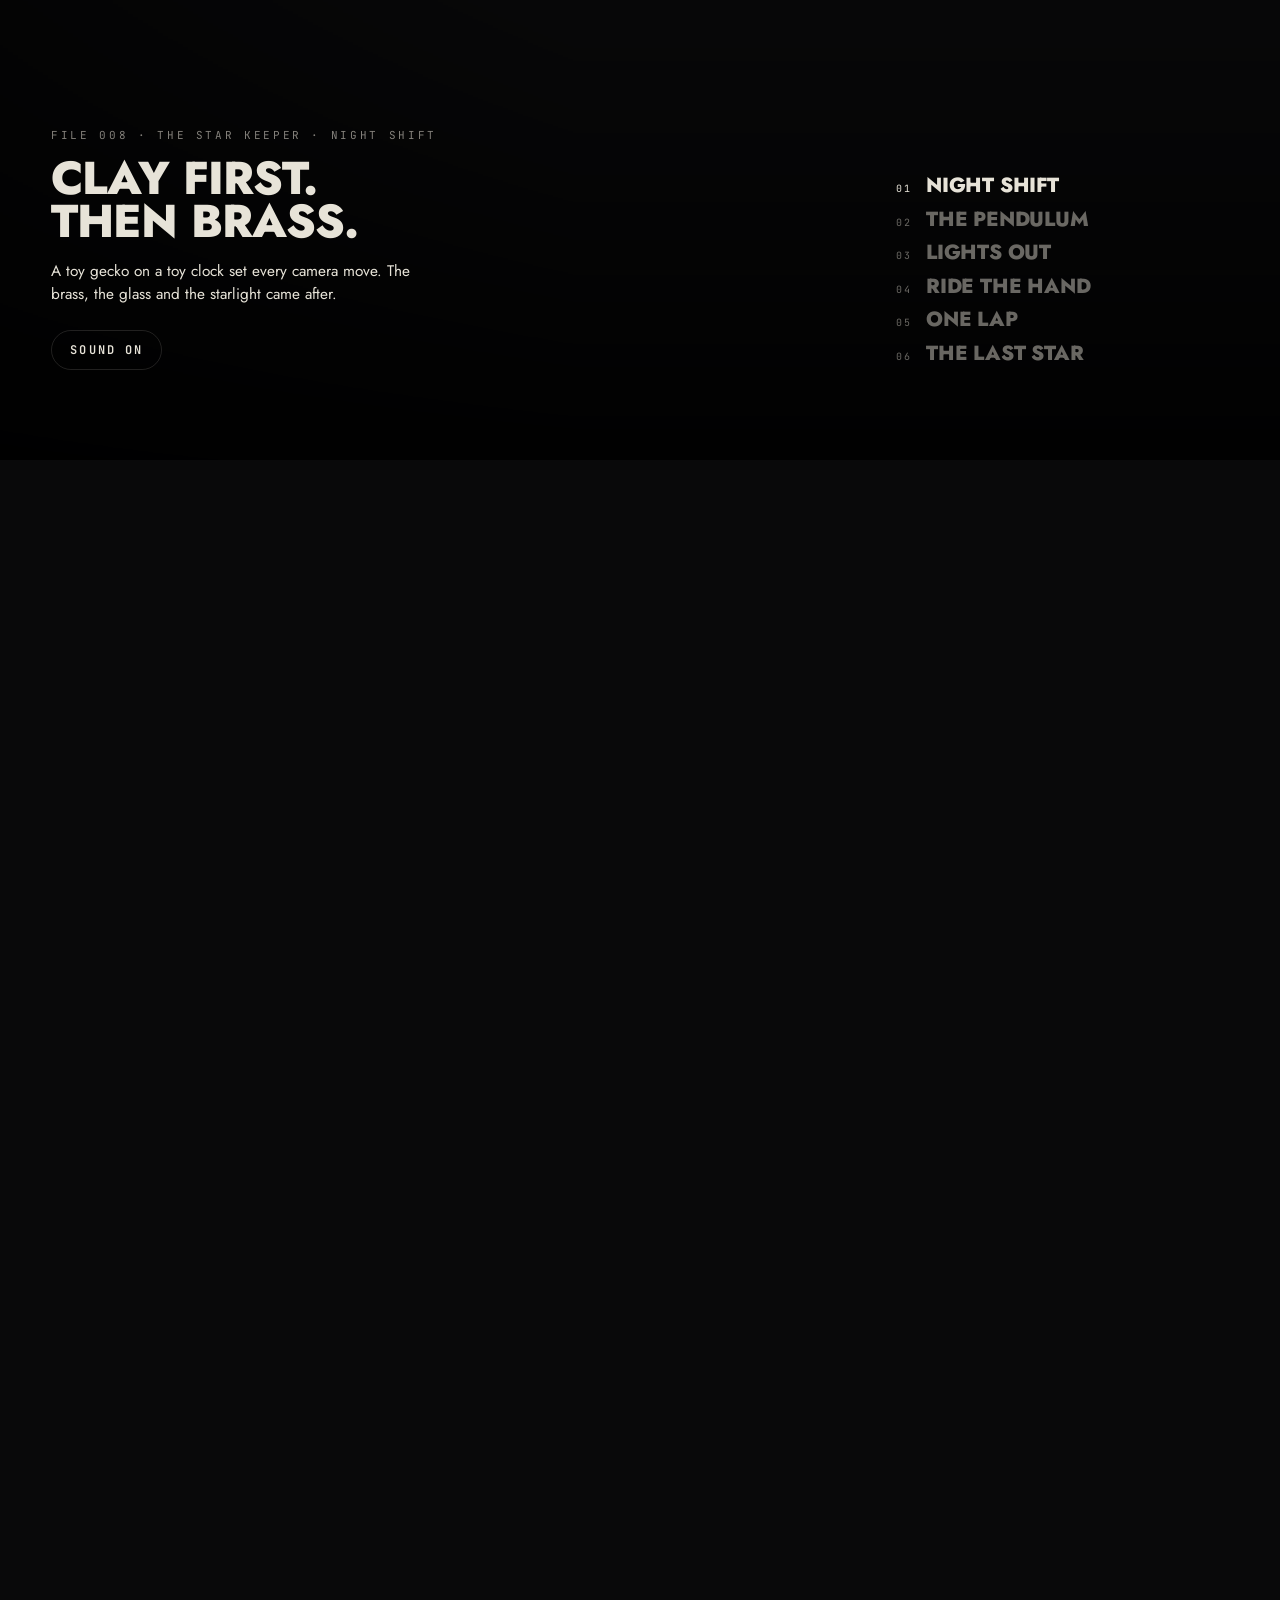
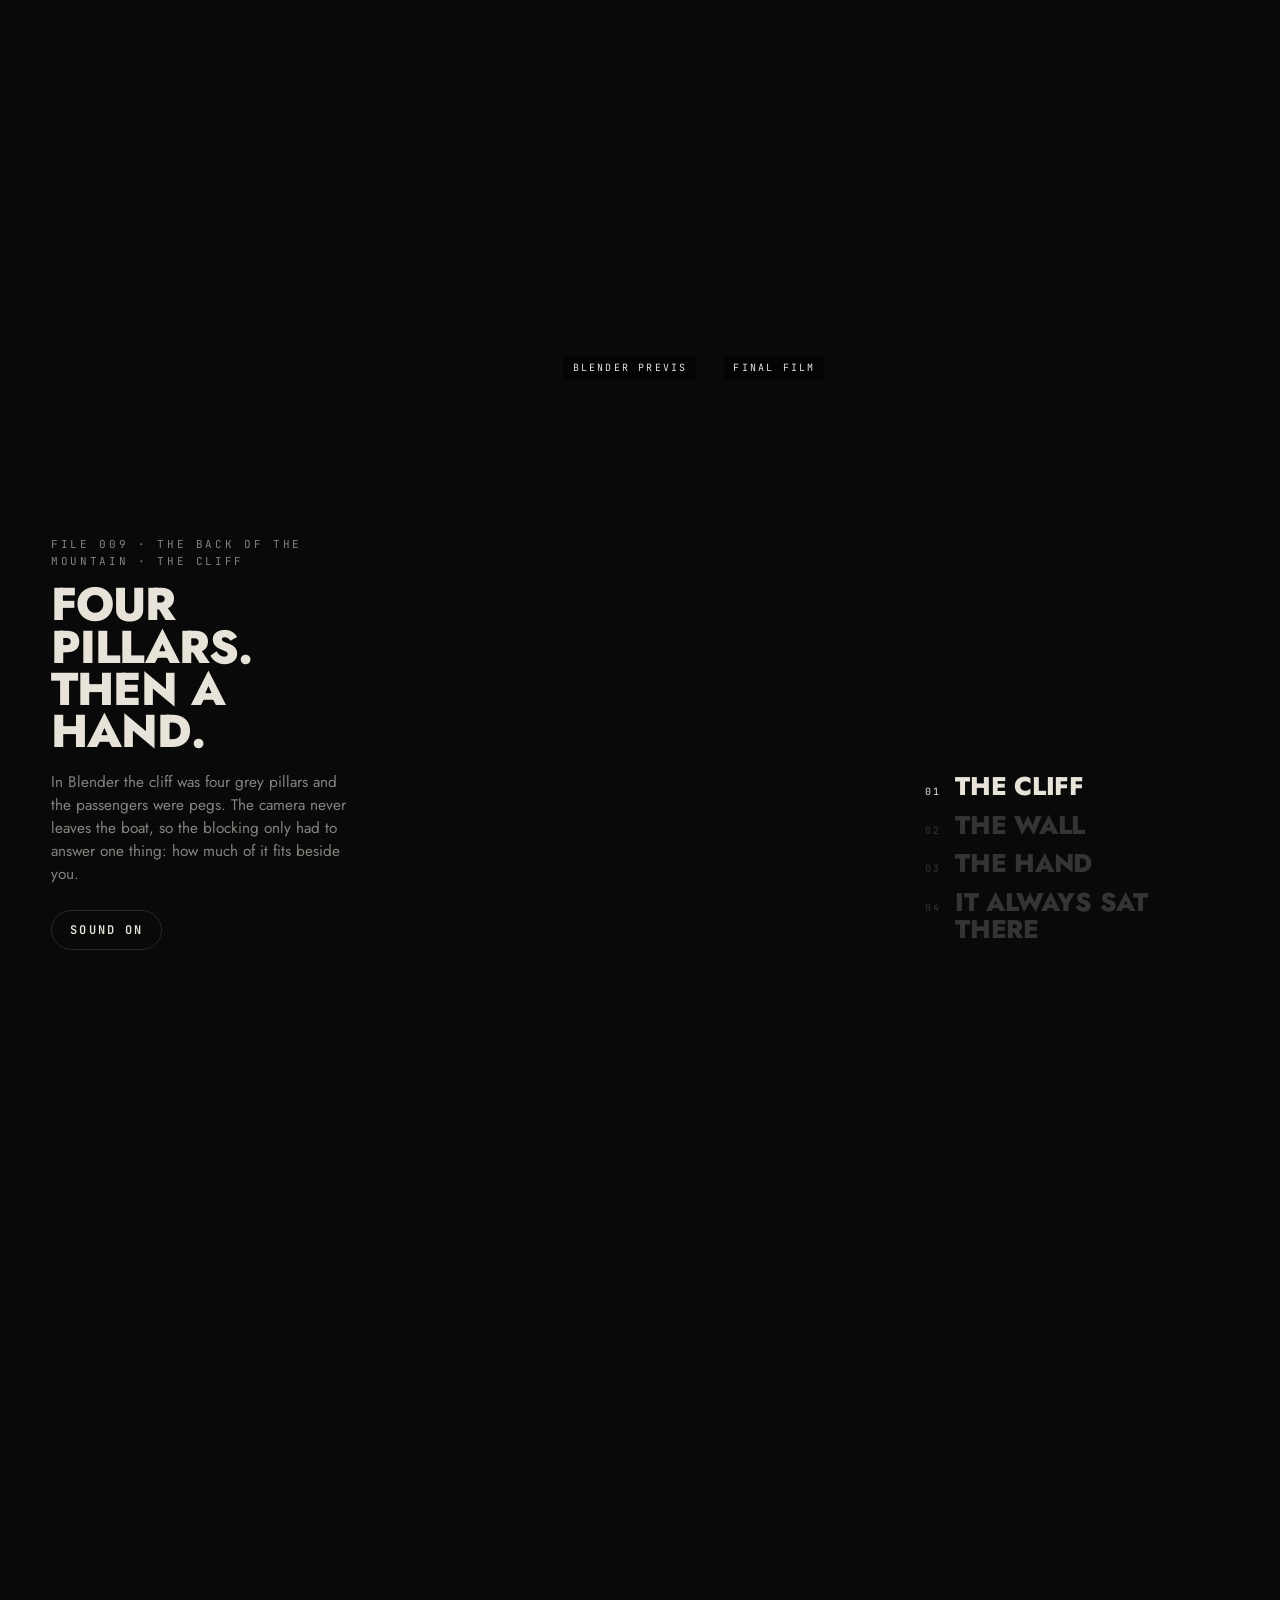
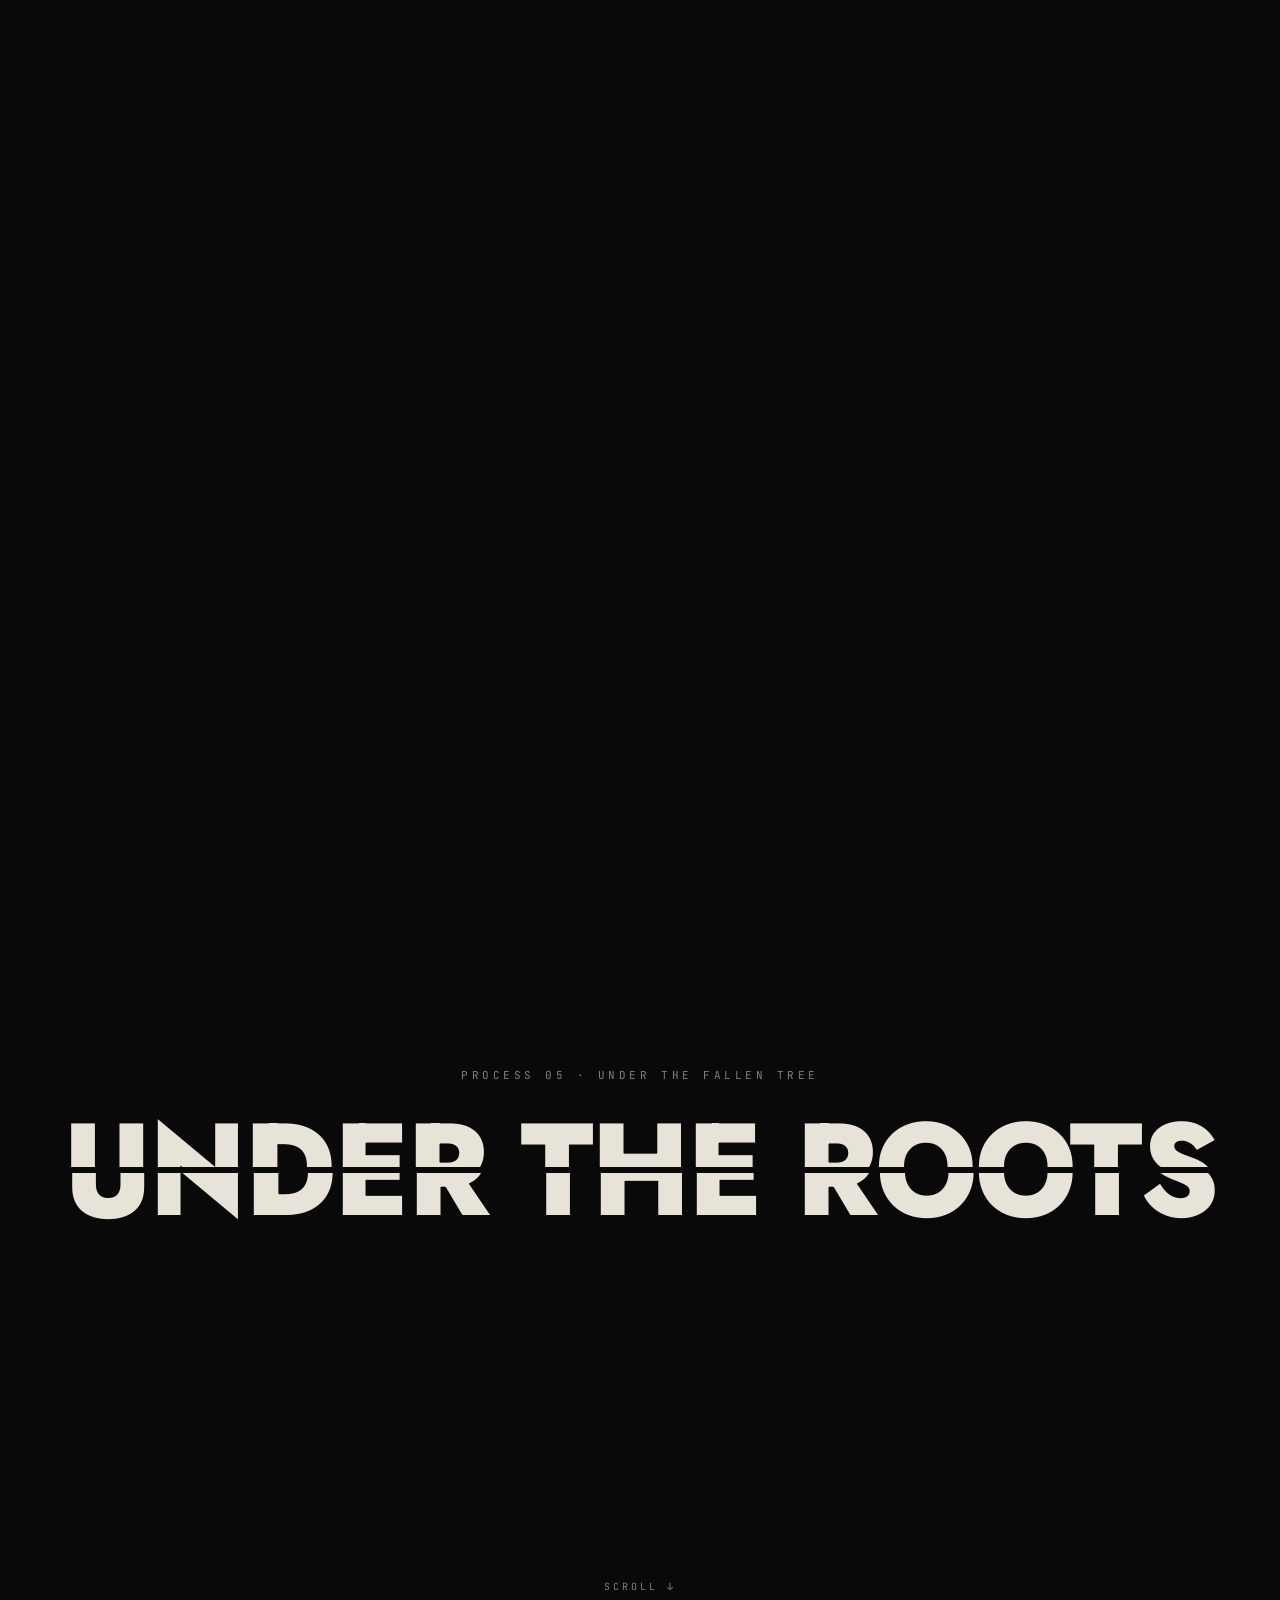
<file: process.html>
<!DOCTYPE html>
<html lang="en">
<head>
  <meta charset="utf-8">
  <meta name="viewport" content="width=device-width, initial-scale=1">
  <title>Process · COROX Films</title>
  <meta name="description" content="How a COROX film is made: every shot starts as a Blender previs. Drag the line to see what each one became.">
  <meta name="color-scheme" content="dark">

  <link rel="preconnect" href="https://fonts.googleapis.com">
  <link rel="preconnect" href="https://fonts.gstatic.com" crossorigin>
  <link rel="stylesheet" href="https://fonts.googleapis.com/css2?family=Jost:wght@300;400;500;700;800&family=JetBrains+Mono:wght@400;600&display=swap">
  <link rel="stylesheet" href="css/style.css">

  <script type="module" src="js/process.js"></script>
</head>
<body class="process-page">
  <div id="grain" aria-hidden="true"></div>

  <!-- Header -->
  <header class="top">
    <a href="./"><img src="media/logo.png" alt="COROX"></a>
    <nav>
      <a href="./#act-001">FILMS</a>
      <a href="process.html" aria-current="page">PROCESS</a>
      <a href="film-index.html">INDEX</a>
    </nav>
  </header>

  <!--
    Each section is one film. Its clip holds the previs on the left half and the
    final on the right half. data-w / data-h = size of ONE half; data-shots = shot
    start times in seconds (one per button in .pr-shots).
  -->
  <main id="process">

    <section class="process" id="night-ride" aria-label="Night Ride: previs to film"
             data-w="720" data-h="1280" data-shots="0,2.417,4.625,6.333,7.333">
      <div class="stick">
        <div class="pr-stage">
          <canvas aria-hidden="true"></canvas>
          <div class="pr-seam" aria-hidden="true">
            <span class="pr-tag pr-tag-l">BLENDER PREVIS</span>
            <span class="pr-tag pr-tag-r">FINAL FILM</span>
          </div>
        </div>
        <p class="kicker">Process 01 · How a COROX film is made</p>
        <div class="ttl">
          <h2 class="tp">Night Ride</h2>
          <h2 class="bt" aria-hidden="true">Night Ride</h2>
        </div>
        <div class="hint">SCROLL <span>↓</span></div>

        <div class="pr-cap">
          <div class="meta">File 002 · Night Ride · <span class="pr-now">POV</span></div>
          <h3>Block it.<br>Then make it real.</h3>
          <p>Every shot starts as grey boxes in Blender: where the camera sits, how low, how fast. Drag the line to see what each one became.</p>
          <button class="btn btn-ghost pr-sound" aria-pressed="false">SOUND ON</button>
        </div>

        <ol class="pr-shots" aria-label="Shots">
          <li><button>POV</button></li>
          <li><button>Low chase</button></li>
          <li><button>Level with the train</button></li>
          <li><button>The driver</button></li>
          <li><button>Overtake</button></li>
        </ol>
      </div>
      <video class="pr-src" data-src="media/process/night-ride-previs-final.mp4" muted loop playsinline preload="none"></video>
    </section>

    <section class="process" id="bass-gravity" aria-label="Bass Gravity: previs to film"
             data-w="720" data-h="1280" data-shots="0,3,4.583,8.542,12.125">
      <div class="stick">
        <div class="pr-stage">
          <canvas aria-hidden="true"></canvas>
          <div class="pr-seam" aria-hidden="true">
            <span class="pr-tag pr-tag-l">BLENDER PREVIS</span>
            <span class="pr-tag pr-tag-r">FINAL FILM</span>
          </div>
        </div>
        <p class="kicker">Process 02 · The 24-hour store</p>
        <div class="ttl">
          <h2 class="tp">Bass Gravity</h2>
          <h2 class="bt" aria-hidden="true">Bass Gravity</h2>
        </div>
        <div class="hint">SCROLL <span>↓</span></div>

        <div class="pr-cap">
          <div class="meta">File 003 · Bass Gravity · <span class="pr-now">Kick the sign</span></div>
          <h3>Timed to<br>the drop.</h3>
          <p>A white rabbit in a white store. Every kick, thump and float was placed on the beat in Blender before the store got its colour.</p>
          <button class="btn btn-ghost pr-sound" aria-pressed="false">SOUND ON</button>
        </div>

        <ol class="pr-shots" aria-label="Shots">
          <li><button>Kick the sign</button></li>
          <li><button>Thump</button></li>
          <li><button>Surf</button></li>
          <li><button>Zero gravity</button></li>
          <li><button>Soda rocket</button></li>
        </ol>
      </div>
      <video class="pr-src" data-src="media/process/bass-gravity-previs-final.mp4" muted loop playsinline preload="none"></video>
    </section>

    <section class="process pr-wide" id="star-keeper" aria-label="The Star Keeper: previs to film"
             data-w="1280" data-h="720" data-shots="0,2,5.792,7.667,10.792,12.708">
      <div class="stick">
        <div class="pr-stage">
          <canvas aria-hidden="true"></canvas>
          <div class="pr-seam" aria-hidden="true">
            <span class="pr-tag pr-tag-l">BLENDER PREVIS</span>
            <span class="pr-tag pr-tag-r">FINAL FILM</span>
          </div>
        </div>
        <p class="kicker">Process 03 · Above the clouds</p>
        <div class="ttl">
          <h2 class="tp">The Star Keeper</h2>
          <h2 class="bt" aria-hidden="true">The Star Keeper</h2>
        </div>
        <div class="hint">SCROLL <span>↓</span></div>

        <div class="pr-cap">
          <div class="meta">File 008 · The Star Keeper · <span class="pr-now">Night shift</span></div>
          <h3>Clay first.<br>Then brass.</h3>
          <p>A toy gecko on a toy clock set every camera move. The brass, the glass and the starlight came after.</p>
          <button class="btn btn-ghost pr-sound" aria-pressed="false">SOUND ON</button>
        </div>

        <ol class="pr-shots" aria-label="Shots">
          <li><button>Night shift</button></li>
          <li><button>The pendulum</button></li>
          <li><button>Lights out</button></li>
          <li><button>Ride the hand</button></li>
          <li><button>One lap</button></li>
          <li><button>The last star</button></li>
        </ol>
      </div>
      <video class="pr-src" data-src="media/process/star-keeper-previs-final.mp4" muted loop playsinline preload="none"></video>
    </section>

    <section class="process" id="mountain" aria-label="The Back of the Mountain: previs to film"
             data-w="720" data-h="1280" data-shots="0,6.5,12.542,20.583">
      <div class="stick">
        <div class="pr-stage">
          <canvas aria-hidden="true"></canvas>
          <div class="pr-seam" aria-hidden="true">
            <span class="pr-tag pr-tag-l">BLENDER PREVIS</span>
            <span class="pr-tag pr-tag-r">FINAL FILM</span>
          </div>
        </div>
        <p class="kicker">Process 04 · From the tour boat</p>
        <div class="ttl">
          <h2 class="tp">The Back of the Mountain</h2>
          <h2 class="bt" aria-hidden="true">The Back of the Mountain</h2>
        </div>
        <div class="hint">SCROLL <span>↓</span></div>

        <div class="pr-cap">
          <div class="meta">File 009 · The Back of the Mountain · <span class="pr-now">The cliff</span></div>
          <h3>Four pillars.<br>Then a hand.</h3>
          <p>In Blender the cliff was four grey pillars and the passengers were pegs. The camera never leaves the boat, so the blocking only had to answer one thing: how much of it fits beside you.</p>
          <button class="btn btn-ghost pr-sound" aria-pressed="false">SOUND ON</button>
        </div>

        <ol class="pr-shots" aria-label="Shots">
          <li><button>The cliff</button></li>
          <li><button>The wall</button></li>
          <li><button>The hand</button></li>
          <li><button>It always sat there</button></li>
        </ol>
      </div>
      <video class="pr-src" data-src="media/process/mountain-previs-final-v08.mp4" muted loop playsinline preload="none"></video>
    </section>

    <!-- This section adds one director's note per shot (.pr-notes, same order as the buttons in .pr-shots). -->
    <section class="process" id="under-the-roots" aria-label="Under the Roots: previs to film"
             data-w="720" data-h="1280" data-shots="0,2.625,7.625,12.292,18.292">
      <div class="stick">
        <div class="pr-stage">
          <canvas aria-hidden="true"></canvas>
          <div class="pr-seam" aria-hidden="true">
            <span class="pr-tag pr-tag-l">BLENDER PREVIS</span>
            <span class="pr-tag pr-tag-r">FINAL FILM</span>
          </div>
        </div>
        <p class="kicker">Process 05 · Under the fallen tree</p>
        <div class="ttl">
          <h2 class="tp">Under the Roots</h2>
          <h2 class="bt" aria-hidden="true">Under the Roots</h2>
        </div>
        <div class="hint">SCROLL <span>↓</span></div>

        <div class="pr-cap">
          <div class="meta">File 010 · Under the Roots · <span class="pr-now">The step</span></div>
          <h3>The camera<br>gets there first.</h3>
          <ol class="pr-notes" aria-label="Director's notes, shot by shot">
            <li class="on">
              <span class="pr-spec">Blocked at 18 mm · 20 cm off the snow · up 24° · locked</span>
              <p>The lens sits on the crust, a metre and a half from the lead mammoth’s leg. From there the animal does not fit: the frame cuts off its head and rump, and the boy is a small shape at the top. The roots he will need are already in the corner.</p>
            </li>
            <li>
              <span class="pr-spec">Blocked at 35 mm · handheld · 60 cm from his face</span>
              <p>The opposite of the first shot: handheld, lying beside him on the animal’s back, close enough to see his breath. The longer lens pulls the next mammoth’s head up behind his shoulder. We hold until he looks down past the camera and cut on that look.</p>
            </li>
            <li>
              <span class="pr-spec">First camera again · same position · locked</span>
              <p>Back to the first camera on purpose. Same crust, same leg, now sunk, so you know where you are and how far down it is. This shot was not in the layout. We added it after the first rough cut, where he jumped from the back to the ground.</p>
            </li>
            <li>
              <span class="pr-spec">Blocked at 24 mm · 25 cm off the floor · level</span>
              <p>The camera is inside the shelter before he is, looking out through the opening at the herd’s legs. He is backlit and has to crawl to us. As he lowers himself onto his elbows the lens comes down with him, to the height of the tinder.</p>
            </li>
            <li>
              <span class="pr-spec">Blocked at 28 mm · 15 cm off the floor · up 37° · locked for 33 seconds</span>
              <p>One setup for more than half the film. The lens sits a hand’s width above the bark and looks up at him, so the ember, his fingers and both eyes share one frame. Nothing cuts away, so the wait is as long for you as it is for him.</p>
            </li>
          </ol>
          <button class="btn btn-ghost pr-sound" aria-pressed="false">SOUND ON</button>
        </div>

        <ol class="pr-shots" aria-label="Shots">
          <li><button>The step</button></li>
          <li><button>On the back</button></li>
          <li><button>The descent</button></li>
          <li><button>Into the roots</button></li>
          <li><button>The fire</button></li>
        </ol>
      </div>
      <video class="pr-src" data-src="media/process/under-the-roots-previs-final.mp4" muted loop playsinline preload="none"></video>
    </section>

    <section class="process" id="bear-bell" aria-label="Bear Bell: previs to film"
             data-w="720" data-h="1280" data-shots="0,5.5,8.625,13.833,20.583,25.125">
      <div class="stick">
        <div class="pr-stage">
          <canvas aria-hidden="true"></canvas>
          <div class="pr-seam" aria-hidden="true">
            <span class="pr-tag pr-tag-l">BLENDER PREVIS</span>
            <span class="pr-tag pr-tag-r">FINAL FILM</span>
          </div>
        </div>
        <p class="kicker">Process 06 · Behind the rail post</p>
        <div class="ttl">
          <h2 class="tp">Bear Bell</h2>
          <h2 class="bt" aria-hidden="true">Bear Bell</h2>
        </div>
        <div class="hint">SCROLL <span>↓</span></div>

        <div class="pr-cap">
          <div class="meta">File 011 · Bear Bell · <span class="pr-now">Walking down</span></div>
          <h3>The camera is<br>hiding too.</h3>
          <ol class="pr-notes" aria-label="Director's notes, shot by shot">
            <li class="on">
              <span class="pr-spec">Blocked at 27 mm · handheld · 1.1–1.5 m up · walking behind her</span>
              <p>An ordinary hiking video: her back, her pack, the road. The first sound is only heard. She slows, stops and closes her hand on her bell to listen, and the phone drifts in close behind her.</p>
            </li>
            <li>
              <span class="pr-spec">Blocked at 27 → 170 mm · 1.4 m up · level · handheld</span>
              <p>The one who films sees it first, in the road mirror at the bend. In the layout this is a push past her cheek into a 170 mm zoom; in the film it is a cut. The leg is only a reflection here.</p>
            </li>
            <li>
              <span class="pr-spec">Blocked at 27 mm · behind her left shoulder · down from 1.5 m to 0.6 m</span>
              <p>Behind her ear, so the bend stays in frame. The leg lands where the great bell hung a moment before. The layout swings it round the rock corner; the take brought it down from above, and we kept it.</p>
            </li>
            <li>
              <span class="pr-spec">Blocked at 27 mm · 3 cm off the road · up 84°</span>
              <p>The phone goes down on the wet road, lens up, to hide its light. The great bell hangs over them like a roof. Then a hand covers the lens for two seconds: near-black, and you only hear it.</p>
            </li>
            <li>
              <span class="pr-spec">Blocked at 27 mm · 45 cm off the road · beside her at the post</span>
              <p>Low behind the rail post, at her height. The others come down the road one after another, bells on their ankles, and the nearest plants its foot on the road beside them.</p>
            </li>
            <li>
              <span class="pr-spec">Blocked at 27 mm · 0.7–0.9 m up · close on her face</span>
              <p>Back on her face for her one long breath out. Her hand goes to the lamp and it comes back on. We cut down with her eyes to the bell in her fingers, where the film ends.</p>
            </li>
          </ol>
          <button class="btn btn-ghost pr-sound" aria-pressed="false">SOUND ON</button>
        </div>

        <ol class="pr-shots" aria-label="Shots">
          <li><button>Walking down</button></li>
          <li><button>The mirror</button></li>
          <li><button>The leg</button></li>
          <li><button>Lens up</button></li>
          <li><button>They pass</button></li>
          <li><button>The breath out</button></li>
        </ol>
      </div>
      <video class="pr-src" data-src="media/process/bear-bell-previs-final.mp4" muted loop playsinline preload="none"></video>
    </section>

  </main>

  <footer class="pr-end">
    <a class="pr-next" href="./#act-001">Watch the films <span>→</span></a>
    <p class="design-credit">Website design by <strong>Wesley</strong></p>
    <p class="copy">© 2026 COROX</p>
  </footer>
</body>
</html>
</file>
<file: css/style.css>
/* =========================================================
   COROX Films — styles
   1. Tokens & base
   2. Header
   3. Scenes (shared sticky stage + footage reveal)
   4. Act 1: logo split
   5. Film acts: title split
   6. Index
   7. Footer & crows
   8. Player (theater)
   9. Responsive & reduced motion
   ========================================================= */


/* 1. Tokens & base ---------------------------------------- */

:root {
  --ink: #09090a;
  --bone: #e7e3d8;
  --dim: rgba(231, 227, 216, .56);
  --faint: rgba(231, 227, 216, .2);
  --line: rgba(231, 227, 216, .14);

  --display: "Jost", system-ui, sans-serif;
  --mono: "JetBrains Mono", ui-monospace, monospace;

  --vh: 100vh;
}

@supports (height: 100svh) {
  :root { --vh: 100svh; }
}

/* A night film label: dark in both colour schemes on purpose. */
@media (prefers-color-scheme: dark) {
  :root:not([data-theme="light"]) { --ink: #09090a; }
}
:root[data-theme="dark"] { --ink: #09090a; }

* {
  box-sizing: border-box;
  margin: 0;
  padding: 0;
}

html {
  background: var(--ink);
  -webkit-text-size-adjust: 100%;
}

body {
  background: var(--ink);
  color: var(--bone);
  font-family: var(--display);
  overflow-x: hidden;
  -webkit-font-smoothing: antialiased;
}

img, video, svg { display: block; }

button {
  font: inherit;
  color: inherit;
  background: none;
  border: 0;
  cursor: pointer;
}

::selection {
  background: var(--bone);
  color: #000;
}

/* Film grain overlay (tiles are generated in js/main.js) */
#grain {
  position: fixed;
  inset: -10%;
  z-index: 90;
  pointer-events: none;
  opacity: .08;
  mix-blend-mode: screen;
  background-size: 128px 128px;
}


/* 2. Header ----------------------------------------------- */

.top {
  position: fixed;
  top: 0;
  left: 0;
  right: 0;
  z-index: 80;
  display: flex;
  align-items: center;
  padding: 16px clamp(16px, 3vw, 32px);
  mix-blend-mode: difference;
  color: #fff;
}

.top img {
  height: 40px;
  width: auto;
  margin: -12px -10px;
}

.top nav {
  margin-left: auto;
  display: flex;
  gap: 22px;
}

.top nav :is(button, a) {
  text-decoration: none;
  color: inherit;
  font: 400 11px/1 var(--mono);
  letter-spacing: .18em;
  opacity: .8;
}

.top nav :is(button, a):hover,
.top nav [aria-current] {
  opacity: 1;
  text-decoration: underline;
  text-underline-offset: 4px;
}


/* 3. Scenes ----------------------------------------------- */

.scene { position: relative; }

.stick {
  position: sticky;
  top: 0;
  height: var(--vh);
  overflow: hidden;
}

/* Footage sits behind a clip-path slit that JS opens to full screen */
.reveal {
  position: absolute;
  inset: 0;
  clip-path: inset(50% 50% 50% 50%);
  will-change: clip-path;
  background: #000;
}

.reveal video {
  width: 100%;
  height: 100%;
  object-fit: cover;
}

.reveal::after {
  content: "";
  position: absolute;
  inset: 0;
  background: linear-gradient(180deg, rgba(0, 0, 0, .35), transparent 30%, transparent 55%, rgba(0, 0, 0, .75));
}

.kicker {
  position: absolute;
  left: 0;
  right: 0;
  padding: 0 16px;
  text-align: center;
  font: 400 11px/1.5 var(--mono);
  letter-spacing: .32em;
  color: var(--dim);
  text-transform: uppercase;
}

.hint {
  position: absolute;
  left: 0;
  right: 0;
  bottom: 28px;
  text-align: center;
  font: 400 10px/1 var(--mono);
  letter-spacing: .3em;
  color: var(--dim);
}

.hint span {
  display: inline-block;
  animation: nudge 1.6s ease-in-out infinite;
}

@keyframes nudge {
  50% { transform: translateY(6px); }
}

/* Caption that fades in once the footage is full screen */
.cap {
  position: absolute;
  left: clamp(16px, 5vw, 64px);
  right: clamp(16px, 5vw, 64px);
  bottom: clamp(40px, 10vh, 110px);
  opacity: 0;
  transform: translateY(30px);
}

.cap h1,
.cap h3 {
  font: 800 clamp(40px, 9vw, 140px)/.9 var(--display);
  letter-spacing: -.02em;
  text-transform: uppercase;
}

.cap .meta {
  margin-bottom: 14px;
  font: 400 11px/1.5 var(--mono);
  letter-spacing: .24em;
  color: var(--dim);
  text-transform: uppercase;
}

.cap p {
  margin-top: 18px;
  max-width: 34em;
  font: 400 clamp(15px, 1.6vw, 20px)/1.5 var(--display);
}

.btn {
  margin-top: 24px;
  display: inline-flex;
  align-items: center;
  gap: 12px;
  padding: 14px 20px 14px 16px;
  border-radius: 999px;
  background: var(--bone);
  color: #000;
  font: 600 12px/1 var(--mono);
  letter-spacing: .18em;
  transition: transform .2s;
}

.btn:hover { transform: translateY(-2px); }

/* Play triangle */
.btn i {
  width: 0;
  height: 0;
  border-left: 9px solid currentColor;
  border-top: 6px solid transparent;
  border-bottom: 6px solid transparent;
}


/* 4. Act 1: logo split ------------------------------------ */

.door { height: calc(var(--vh) * 3.2); }

.logo-wrap {
  position: absolute;
  left: 50%;
  top: 50%;
  width: min(94vw, 1240px);
  aspect-ratio: 2.5;
  transform: translate(-50%, -52%);
}

.lg {
  position: absolute;
  inset: 0;
  width: 100%;
  height: 100%;
  will-change: transform, opacity;
  user-select: none;
  -webkit-user-drag: none;
}

/* Three copies of logo.png, clipped to "CORO", top of X, bottom of X.
   Polygons are traced from the transparent logo's alpha. */
.lg-coro {
  clip-path: polygon(0 0, 75.3% 0, 75.3% 26%, 77.3% 33.3%, 78% 36.7%, 79.3% 41.7%, 79.7% 48.3%,
    80.3% 55%, 80% 58.3%, 78.7% 63.3%, 77% 68.3%, 75.7% 71.7%, 75.3% 76%, 75.3% 100%, 0 100%);
}

.lg-xt {
  clip-path: polygon(75.3% 0, 100% 0, 100% 48.3%, 79.7% 48.3%, 79.3% 41.7%, 78% 36.7%, 77.3% 33.3%, 75.3% 26%);
}

.lg-xb {
  clip-path: polygon(79.7% 48.3%, 100% 48.3%, 100% 100%, 75.3% 100%, 75.3% 76%, 75.7% 71.7%,
    77% 68.3%, 78.7% 63.3%, 80% 58.3%, 80.3% 55%);
}

.door .kicker { top: calc(50% - min(94vw, 1240px) * .2 - 40px); }


/* 5. Film acts: title split ------------------------------- */

.act { height: calc(var(--vh) * 2.8); }

.ttl {
  position: absolute;
  left: 50%;
  top: 50%;
  transform: translate(-50%, -50%);
  font-size: 120px; /* real size set by fit() in js/main.js */
  white-space: nowrap;
}

.ttl h2 {
  padding: .04em 0;
  font: 800 1em/.82 var(--display);
  letter-spacing: -.02em;
  text-transform: uppercase;
  color: var(--bone);
  will-change: transform, opacity;
}

.ttl .tp { clip-path: inset(0 0 50% 0); }   /* top half */

.ttl .bt {                                    /* bottom half */
  position: absolute;
  inset: 0;
  clip-path: inset(50% 0 0 0);
}

.act .kicker { top: calc(50% - var(--th, 120px) * .5 - 48px); }


/* 6. Index ------------------------------------------------ */

.catalog-page .top {
  background: var(--ink);
  mix-blend-mode: normal;
  border-bottom: 1px solid var(--line);
}

.catalog {
  max-width: 1440px;
  margin: auto;
  padding: clamp(88px, 11vw, 154px) clamp(18px, 5vw, 80px) 76px;
}

.catalog h1 {
  margin-bottom: clamp(32px, 4vw, 64px);
  font: 800 clamp(58px, 10vw, 146px)/.9 var(--display);
  letter-spacing: -.055em;
  text-transform: uppercase;
}

.film-grid {
  display: grid;
  grid-template-columns: repeat(2, minmax(0, 1fr));
  gap: clamp(40px, 5vw, 80px) clamp(20px, 3vw, 48px);
}

.film-card { scroll-margin-top: 70px; }

.film-frame {
  position: relative;
  display: block;
  width: 100%;
  aspect-ratio: 16 / 9;
  overflow: hidden;
  background: #121213;
}

.film-frame img, .film-preview {
  width: 100%;
  height: 100%;
  object-fit: cover;
  object-position: center 40%;
}

#file-001 .film-frame img { object-position: center 26%; }
#file-002 .film-frame img { object-position: center 55%; }
#file-010 .film-frame img { object-position: center 16%; }
#file-011 .film-frame img { object-position: center 33%; }

.film-preview { position: absolute; inset: 0; opacity: 0; }
.previewing .film-preview { opacity: 1; }
.play-mark {
  position: absolute;
  bottom: 14px;
  right: 14px;
  display: grid;
  place-items: center;
  width: 40px;
  height: 40px;
  border: 1px solid rgba(255,255,255,.7);
  border-radius: 50%;
  background: rgba(0,0,0,.65);
  color: white;
  font-size: 13px;
}

.file-meta {
  display: flex;
  justify-content: space-between;
  margin: 16px 0 8px;
  color: var(--dim);
  font: 500 11px/1.5 var(--mono);
  letter-spacing: .1em;
  text-transform: uppercase;
}

.film-card h2 {
  font: 700 clamp(32px, 3.4vw, 54px)/1 var(--display);
  letter-spacing: -.035em;
}

.synopsis {
  margin: 12px 0 18px;
  max-width: 58ch;
  font-size: clamp(16px, 1.25vw, 19px);
  line-height: 1.45;
}

.film-card dl {
  display: grid;
  grid-template-columns: auto 1fr;
  gap: 5px 18px;
  padding-top: 12px;
  border-top: 1px solid var(--line);
  font: 400 12px/1.5 var(--mono);
}

.process-link {
  display: inline-block;
  margin-top: 14px;
  color: var(--bone);
  text-underline-offset: .25em;
}

.film-card dt { color: var(--dim); }

footer.catalog-footer {
  min-height: 0;
  display: flex;
  justify-content: space-between;
  flex-wrap: wrap;
  gap: 12px;
  padding: 24px clamp(18px, 5vw, 80px);
  border-top: 1px solid var(--line);
}

.catalog-footer p { margin: 0; letter-spacing: .09em; }
.catalog-footer strong { color: var(--bone); }


/* 7. Footer & crows --------------------------------------- */

footer {
  min-height: calc(var(--vh) * .8);
  display: grid;
  align-content: center;
  justify-items: center;
  padding: 80px 16px 40px;
  text-align: center;
  background: #000;
}

.flogo {
  width: min(80vw, 640px);
  aspect-ratio: 2.5;
}

.flogo img {
  width: 100%;
  height: 100%;
}

footer p {
  margin-top: 6px;
  font: 400 11px/1.6 var(--mono);
  letter-spacing: .3em;
  color: var(--dim);
}

.design-credit {
  margin-top: 24px;
  text-transform: uppercase;
}

.design-credit strong {
  display: block;
  margin-top: 4px;
  font: 500 clamp(26px, 4vw, 40px)/1.1 var(--display);
  letter-spacing: 0;
  text-transform: none;
  color: var(--bone);
}

footer .copy {
  margin-top: 32px;
  font-size: 10px;
  color: var(--faint);
}

.bird {
  position: fixed;
  left: 0;
  top: 0;
  z-index: 85;
  width: 44px;
  height: 20px;
  pointer-events: none;
}

.bird path {
  fill: none;
  stroke: var(--bone);
  stroke-width: 3;
  stroke-linecap: round;
  stroke-linejoin: round;
}

.bird .w {
  transform-origin: 22px 10px;
  animation: flap .32s ease-in-out infinite alternate;
}

@keyframes flap {
  to { transform: scaleY(-.55); }
}


/* 8. Player (theater) ------------------------------------- */

#theater {
  position: fixed;
  inset: 0;
  z-index: 92;
  display: grid;
  place-items: center;
  background: rgba(0, 0, 0, .95);
  margin: 0;
  width: 100%;
  height: 100%;
  max-width: none;
  max-height: none;
  border: 0;
  color: var(--bone);
}

#theater:not([open]) { display: none; }
#theater::backdrop { background: #000; }

/* Vertical (9:16) by default; .wide switches to 16:9 */
.th-box {
  position: relative;
  height: min(88vh, calc(100vw * 16 / 9 - 40px));
  aspect-ratio: 9 / 16;
  border-radius: 16px;
  overflow: hidden;
  background: #000;
  box-shadow: 0 0 0 1px var(--line);
}

.th-box.wide {
  height: auto;
  width: min(calc(100vw - 150px), calc(86vh * var(--film-aspect, 1.777778)));
  aspect-ratio: var(--film-aspect, 16 / 9);
}

.th-box video {
  width: 100%;
  height: 100%;
  object-fit: cover;
}

.th-bar {
  position: absolute;
  left: 0;
  right: 0;
  bottom: 0;
  display: grid;
  grid-template-columns: auto 1fr auto auto;
  align-items: center;
  gap: 12px;
  padding: 40px 14px 14px;
  background: linear-gradient(transparent, rgba(0, 0, 0, .8));
  font: 400 10px/1 var(--mono);
  letter-spacing: .12em;
}

.th-bar button {
  width: 34px;
  height: 34px;
  border-radius: 50%;
  border: 1px solid rgba(255, 255, 255, .4);
  display: grid;
  place-items: center;
  font: 600 10px/1 var(--mono);
}

.th-prog {
  height: 22px;
  display: flex;
  align-items: center;
  cursor: pointer;
  touch-action: none;
}

.th-prog div {
  position: relative;
  width: 100%;
  height: 3px;
  border-radius: 2px;
  background: rgba(255, 255, 255, .25);
}

.th-prog span {
  position: absolute;
  left: 0;
  top: 0;
  bottom: 0;
  border-radius: 2px;
  background: var(--bone);
}

/* Prev / next arrows */
.th-side {
  position: fixed;
  top: 50%;
  z-index: 2;
  transform: translateY(-50%);
  width: 52px;
  height: 52px;
  border-radius: 50%;
  border: 1px solid var(--line);
  display: grid;
  place-items: center;
  background: rgba(0, 0, 0, .4);
  font: 400 22px/1 var(--display);
}

.th-prev { left: clamp(8px, 4vw, 60px); }
.th-next { right: clamp(8px, 4vw, 60px); }

.th-close {
  position: fixed;
  top: 16px;
  right: clamp(16px, 3vw, 32px);
  padding: 12px 14px;
  border: 1px solid var(--line);
  border-radius: 999px;
  background: rgba(0, 0, 0, .5);
  font: 600 11px/1 var(--mono);
  letter-spacing: .2em;
}

.th-title {
  position: fixed;
  left: clamp(16px, 3vw, 32px);
  top: 16px;
  font: 400 11px/1.6 var(--mono);
  letter-spacing: .2em;
  color: var(--dim);
  text-transform: uppercase;
}

.th-title strong {
  display: block;
  font: 800 24px/1.1 var(--display);
  letter-spacing: 0;
  color: var(--bone);
}


/* 8b. Process page: previs → film seam (process.html) ------ */

.process {
  position: relative;
  height: calc(var(--vh) * 4.2);
  background: var(--ink);
}

.pr-stage {
  position: absolute;
  inset: 0;
  clip-path: inset(50% 50% 50% 50%);
  will-change: clip-path;
  touch-action: pan-y;          /* vertical scroll stays native; horizontal drags steer the seam */
}

.process.live .pr-stage { cursor: ew-resize; }

.pr-stage canvas {
  width: 100%;
  height: 100%;
}

/* The source clip is only read by the canvas */
.pr-src {
  position: absolute;
  left: 0;
  top: 0;
  width: 2px;
  height: 2px;
  opacity: 0;
  pointer-events: none;
}

/* Labels that ride the seam */
.pr-seam {
  position: absolute;
  left: 0;
  top: 0;
  pointer-events: none;
  transition: opacity .3s;
}

.pr-tag {
  position: absolute;
  top: 0;
  padding: 7px 9px;
  white-space: nowrap;
  background: rgba(0, 0, 0, .55);
  font: 400 10px/1 var(--mono);
  letter-spacing: .22em;
  color: var(--bone);
  transition: opacity .25s;
}

.pr-tag-l { right: 14px; }
.pr-tag-r { left: 14px; }

.process .kicker { top: calc(50% - var(--th, 120px) * .5 - 48px); }

/* The faded title and hints must not catch the pointer meant for the seam */
.process :is(.ttl, .kicker, .hint) { pointer-events: none; }

/* Wide screens: film in a 9:16 column, words on either side */
.pr-cap {
  position: absolute;
  left: clamp(16px, 4vw, 56px);
  bottom: clamp(40px, 10vh, 110px);
  width: calc(50vw - 28.125vh - clamp(16px, 4vw, 56px) - 32px);
  opacity: 0;
}

.pr-cap .meta {
  margin-bottom: 14px;
  font: 400 11px/1.5 var(--mono);
  letter-spacing: .24em;
  color: var(--dim);
  text-transform: uppercase;
}

.pr-cap h3 {
  font: 800 clamp(30px, 3.6vw, 64px)/.92 var(--display);
  letter-spacing: -.02em;
  text-transform: uppercase;
}

.pr-cap p {
  margin-top: 18px;
  max-width: 26em;
  font: 400 clamp(14px, 1.2vw, 18px)/1.5 var(--display);
  color: var(--dim);
}

/* Director's notes, one per shot. All sit in one grid cell so the caption keeps its height. */
.pr-notes {
  display: grid;
  margin-top: 18px;
  max-width: 26em;
  list-style: none;
}

.pr-notes li {
  grid-area: 1 / 1;
  visibility: hidden;
  opacity: 0;
  transition: opacity .35s, visibility .35s;
}

.pr-notes li.on {
  visibility: visible;
  opacity: 1;
}

.pr-notes .pr-spec {
  display: block;
  font: 400 11px/1.5 var(--mono);
  letter-spacing: .14em;
  color: var(--bone);
  text-transform: uppercase;
}

.pr-notes p { margin-top: 8px; }

.btn-ghost {
  background: transparent;
  color: var(--bone);
  border: 1px solid var(--line);
  padding: 13px 18px;
}

.btn-ghost[aria-pressed="true"] {
  background: var(--bone);
  color: #000;
}

.pr-shots {
  position: absolute;
  right: clamp(16px, 4vw, 56px);
  bottom: clamp(40px, 10vh, 110px);
  width: calc(50vw - 28.125vh - clamp(16px, 4vw, 56px) - 32px);
  list-style: none;
  counter-reset: shot;
  opacity: 0;
}

.pr-shots li { counter-increment: shot; }

.pr-shots button {
  display: flex;
  align-items: baseline;
  gap: 14px;
  width: 100%;
  padding: 6px 0;
  text-align: left;
  font: 800 clamp(18px, 2vw, 34px)/1.05 var(--display);
  letter-spacing: -.01em;
  text-transform: uppercase;
  color: var(--faint);
  transition: color .3s;
}

.pr-shots button::before {
  content: counter(shot, decimal-leading-zero);
  font: 400 10px/1 var(--mono);
  letter-spacing: .2em;
}

.pr-shots button:hover,
.pr-shots button.on { color: var(--bone); }

/* Widescreen films (16:9 clip): full screen on wide screens, words over a shade */
.pr-wide .pr-stage::after {
  content: "";
  position: absolute;
  inset: 0;
  pointer-events: none;
  background:
    linear-gradient(180deg, transparent 40%, rgba(0, 0, 0, .85)),
    linear-gradient(90deg, rgba(0, 0, 0, .45), transparent 45%);
}

.pr-wide .pr-cap { width: min(36vw, 520px); }
.pr-wide .pr-cap p { color: var(--bone); }
.pr-wide .pr-shots { width: min(26vw, 360px); }
.pr-wide .pr-shots button { font-size: clamp(16px, 1.6vw, 26px); }
.pr-wide .pr-shots button:not(.on) { color: rgba(231, 227, 216, .45); }

/* End of the Process page */
.pr-end .pr-next {
  font: 800 clamp(40px, 8vw, 128px)/.9 var(--display);
  letter-spacing: -.02em;
  text-transform: uppercase;
  text-decoration: none;
  color: var(--bone);
}

.pr-end .pr-next span {
  display: inline-block;
  transition: transform .3s;
}

.pr-end .pr-next:hover span { transform: translateX(.2em); }

/* Tall screens: the film fills the screen, words sit on top of it */
@media (max-aspect-ratio: 3/4) {
  .pr-stage::after {
    content: "";
    position: absolute;
    inset: 0;
    pointer-events: none;
    background: linear-gradient(180deg, transparent 35%, rgba(0, 0, 0, .85));
  }
  .pr-cap {
    right: clamp(16px, 5vw, 64px);
    left: clamp(16px, 5vw, 64px);
    width: auto;
  }
  .pr-cap h3 { font-size: clamp(34px, 9vw, 64px); }
  .pr-cap p { color: var(--bone); }
  .pr-shots { display: none; }
  .pr-wide .pr-cap { width: auto; }
}


/* 9. Responsive & reduced motion -------------------------- */

@media (max-width: 700px) {
  .film-grid { grid-template-columns: minmax(0, 1fr); }
  .th-box.wide { width: calc(100vw - 24px); }
  .th-title { display: none; }
  .th-side {
    top: auto;
    bottom: 16px;
    transform: none;
  }
}

/* Widescreen films show the whole frame on tall screens */
@media (orientation: portrait) {
  .act.wide .reveal video { object-fit: contain; }
}

@media (prefers-reduced-motion: reduce) {
  * { animation: none !important; }
}
</file>
